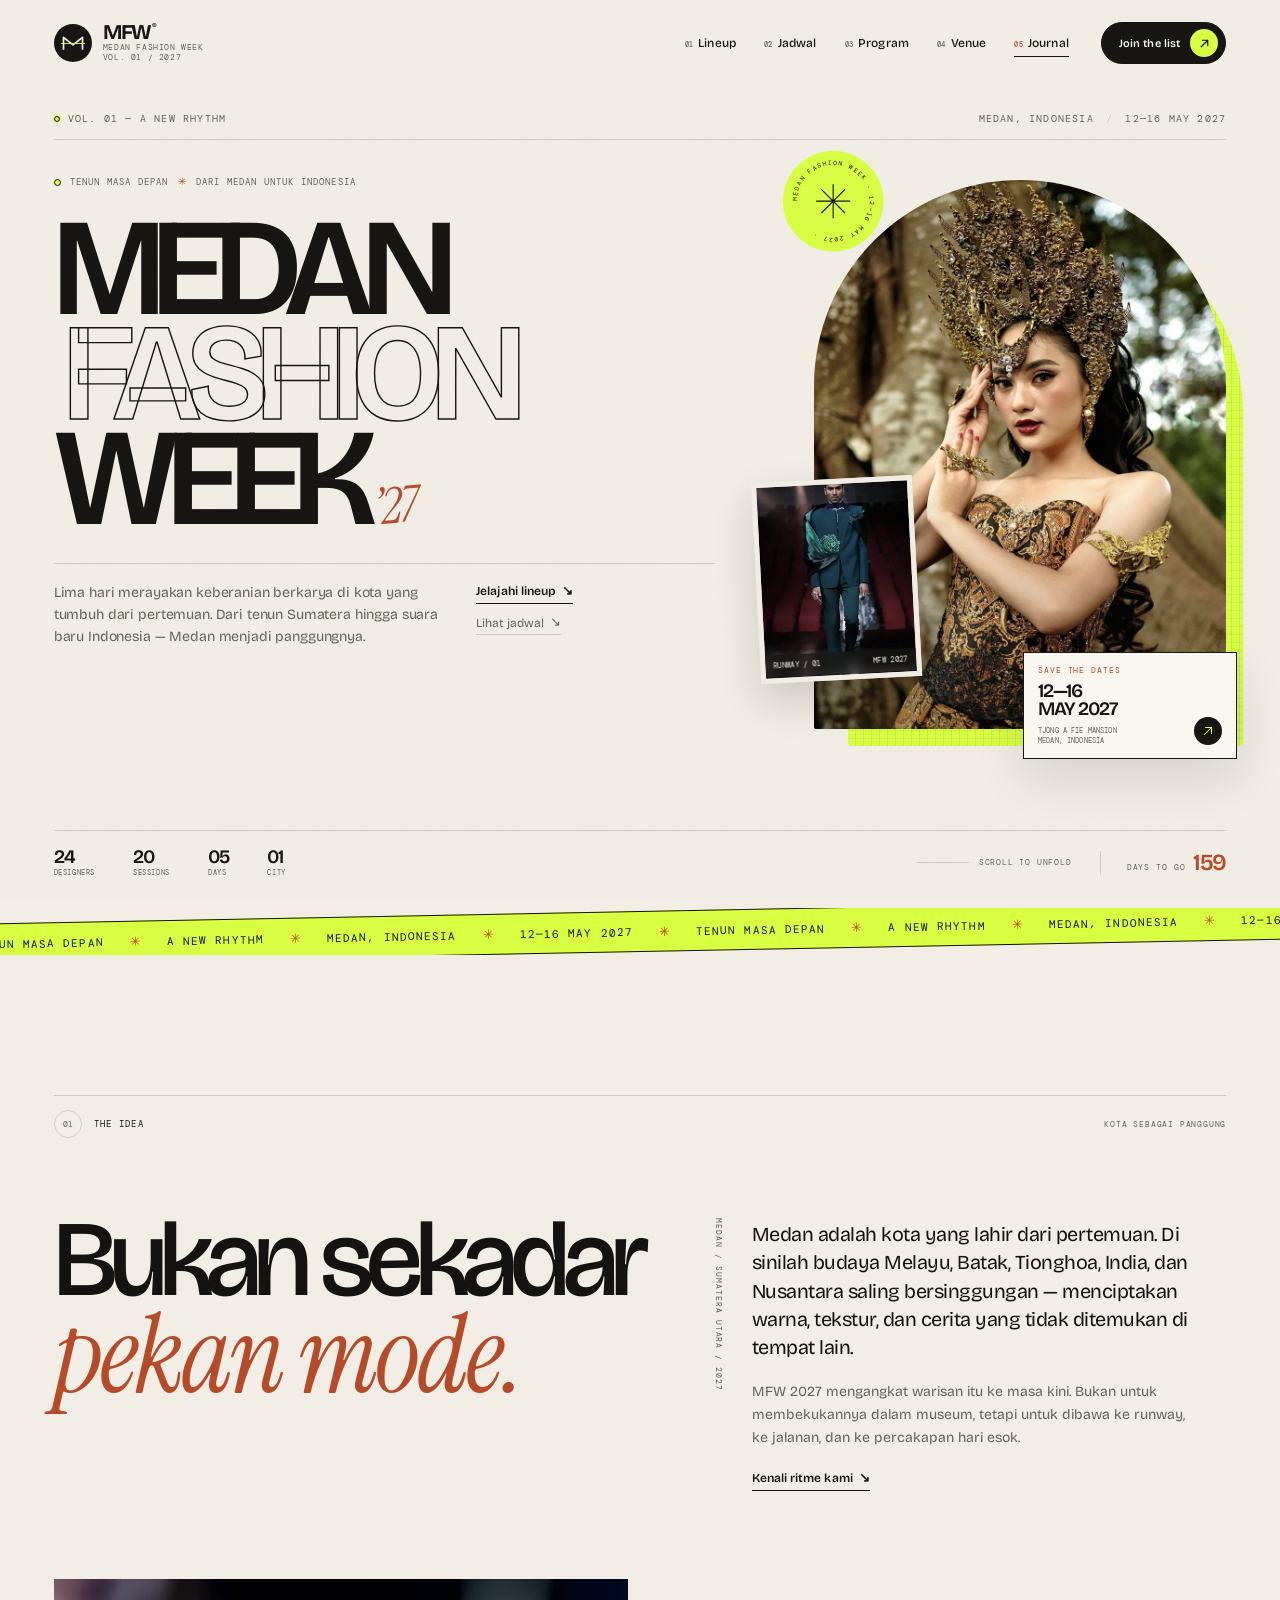
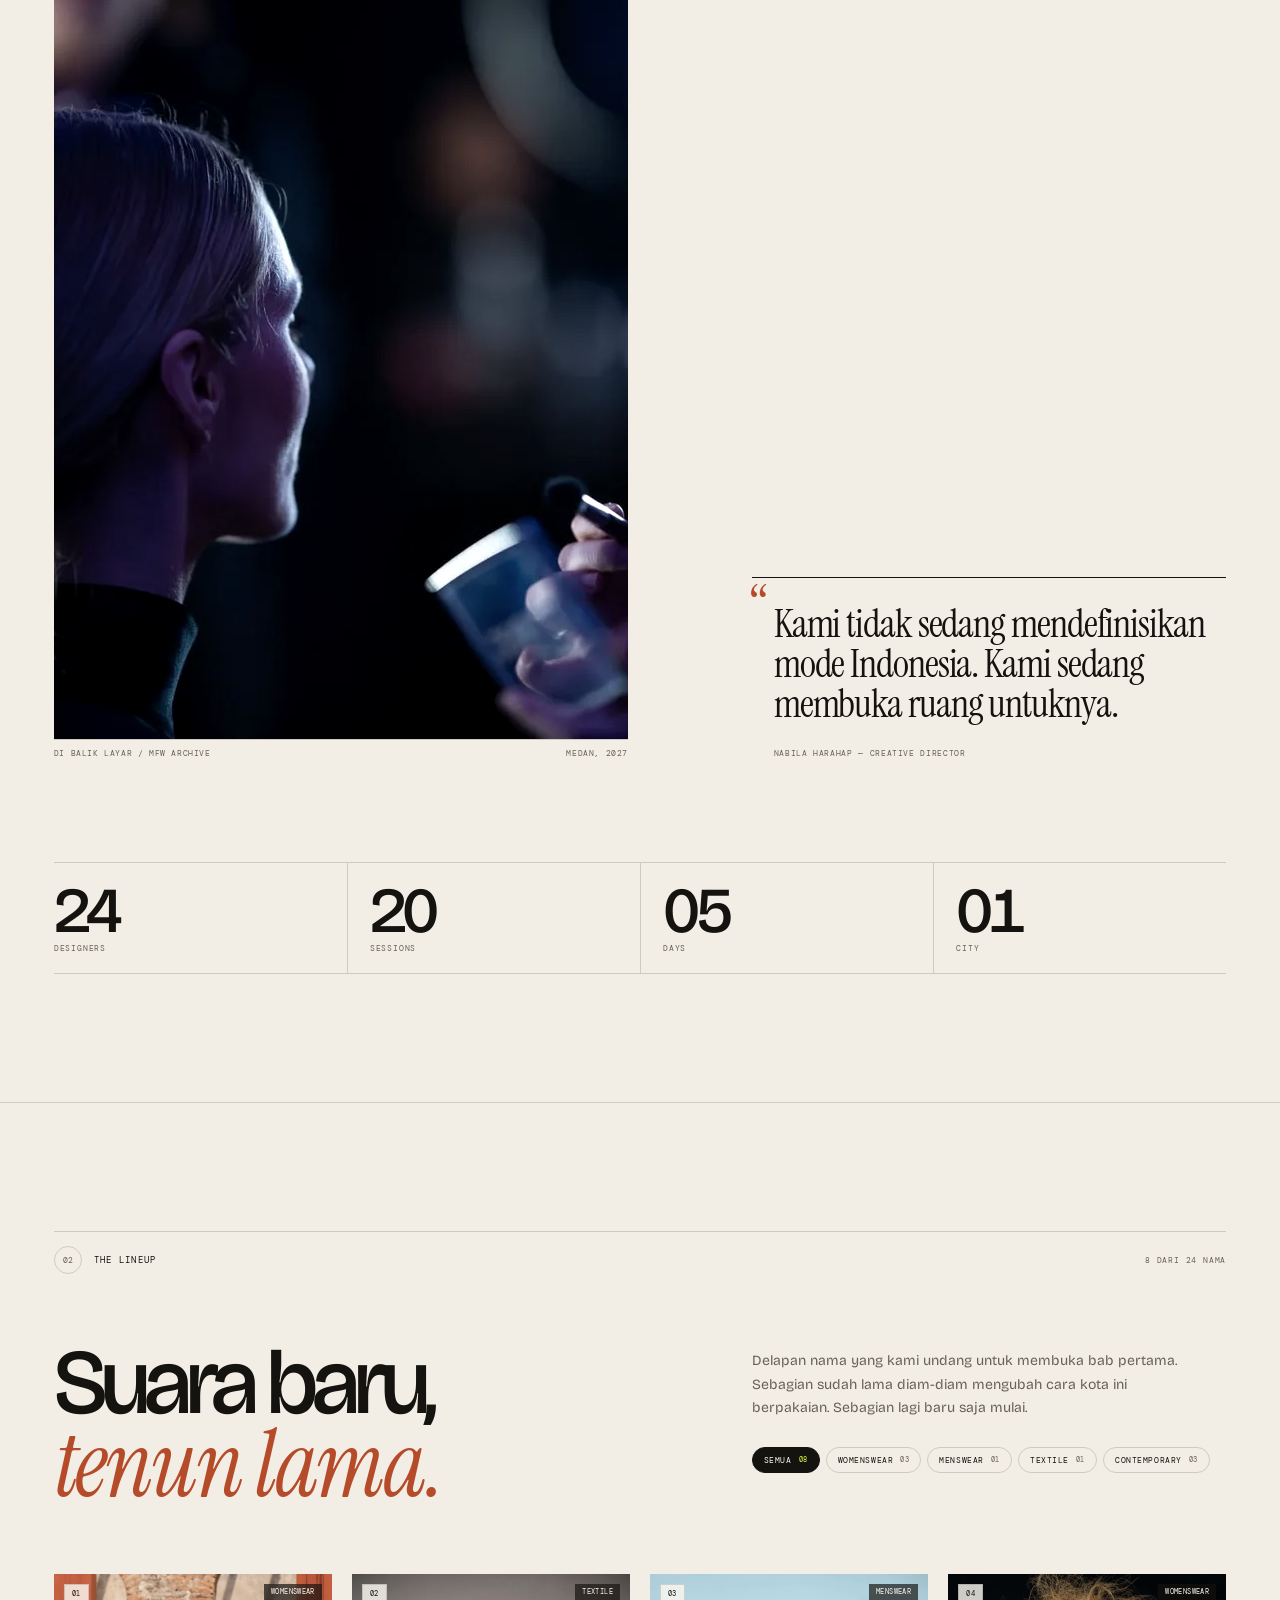
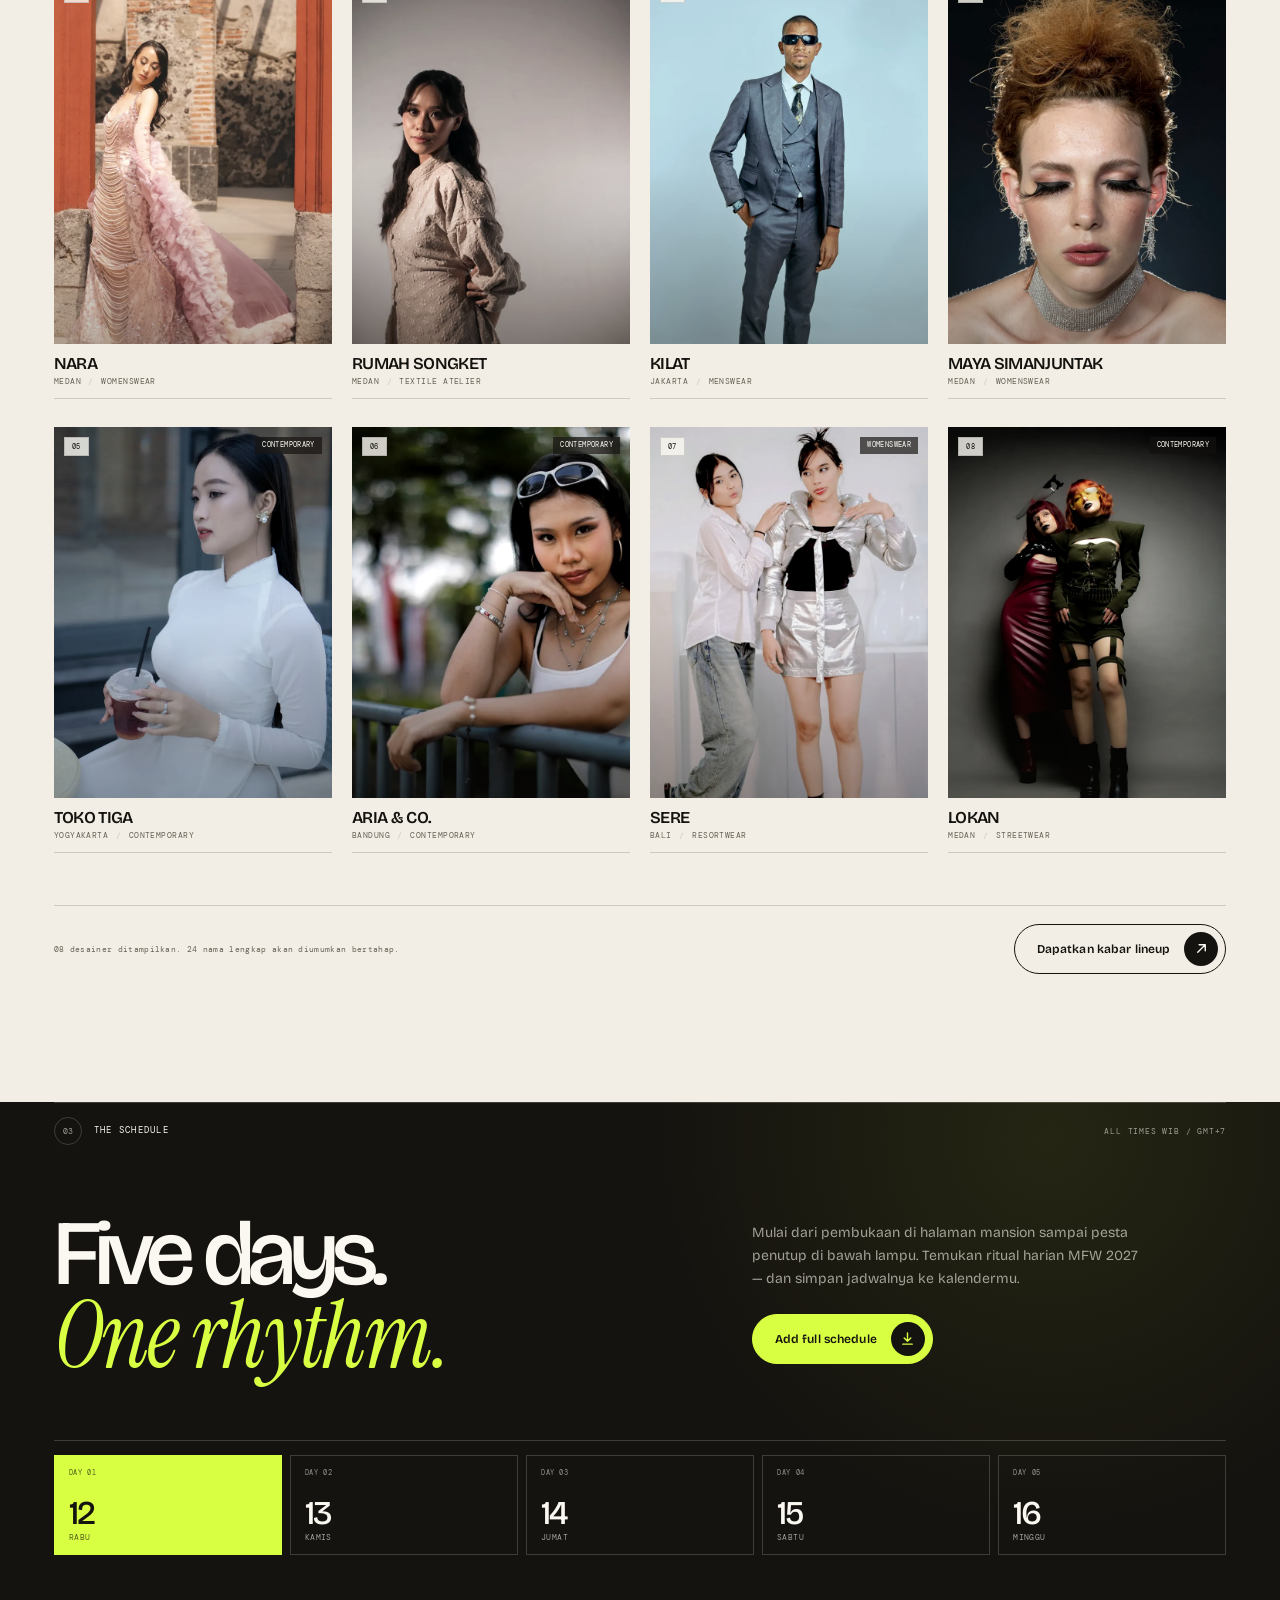
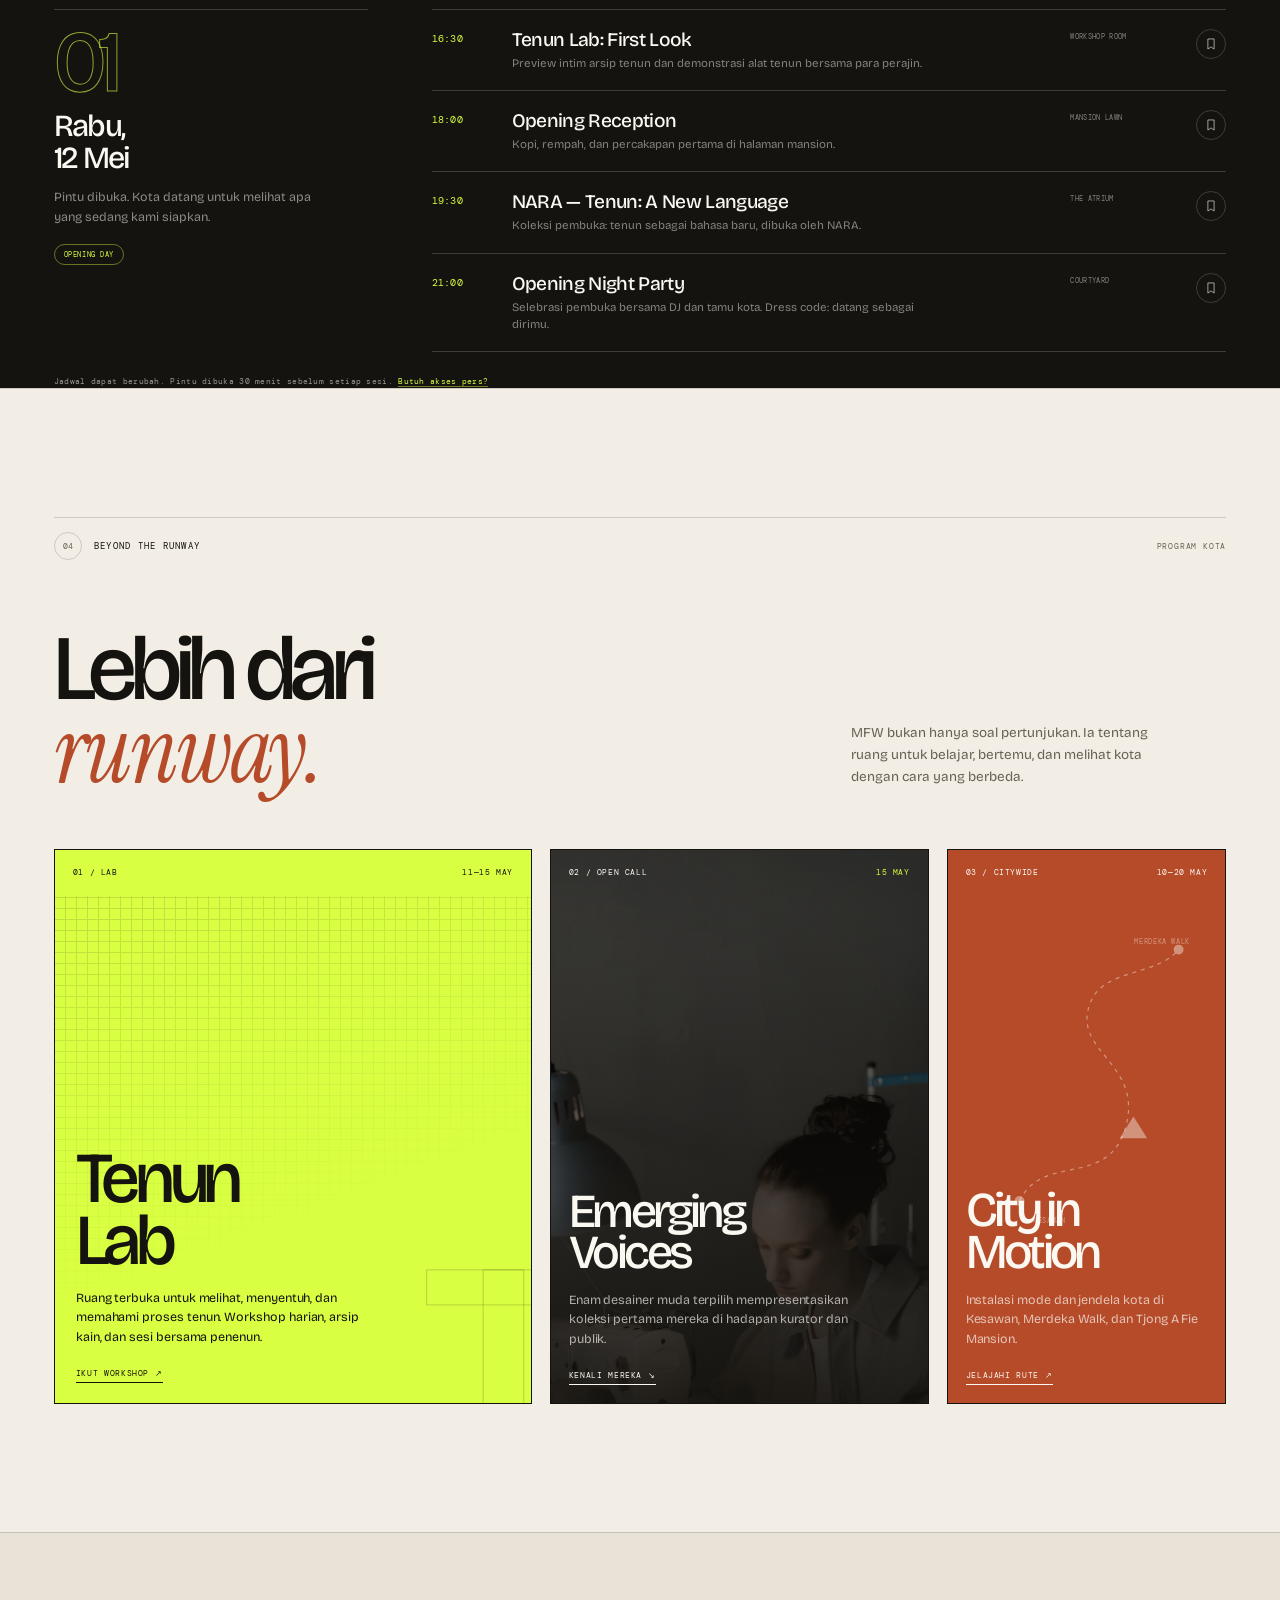
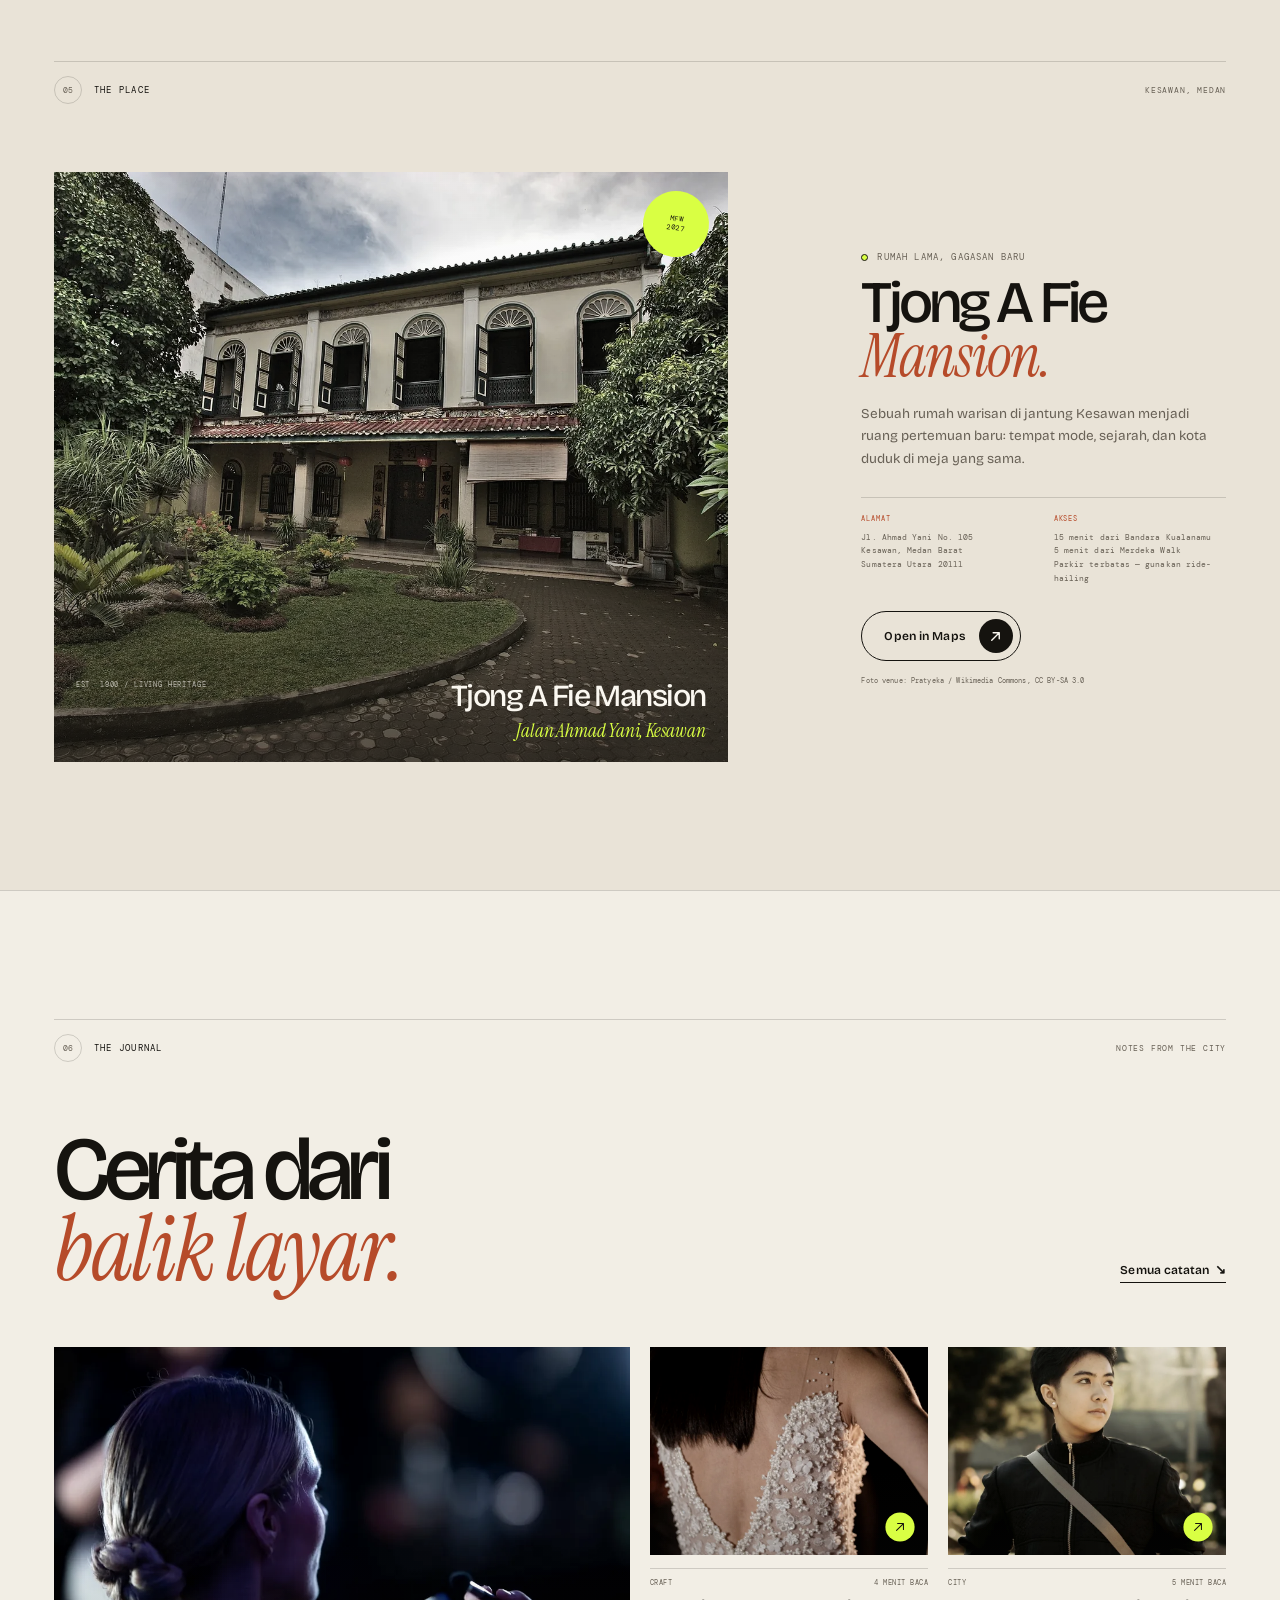
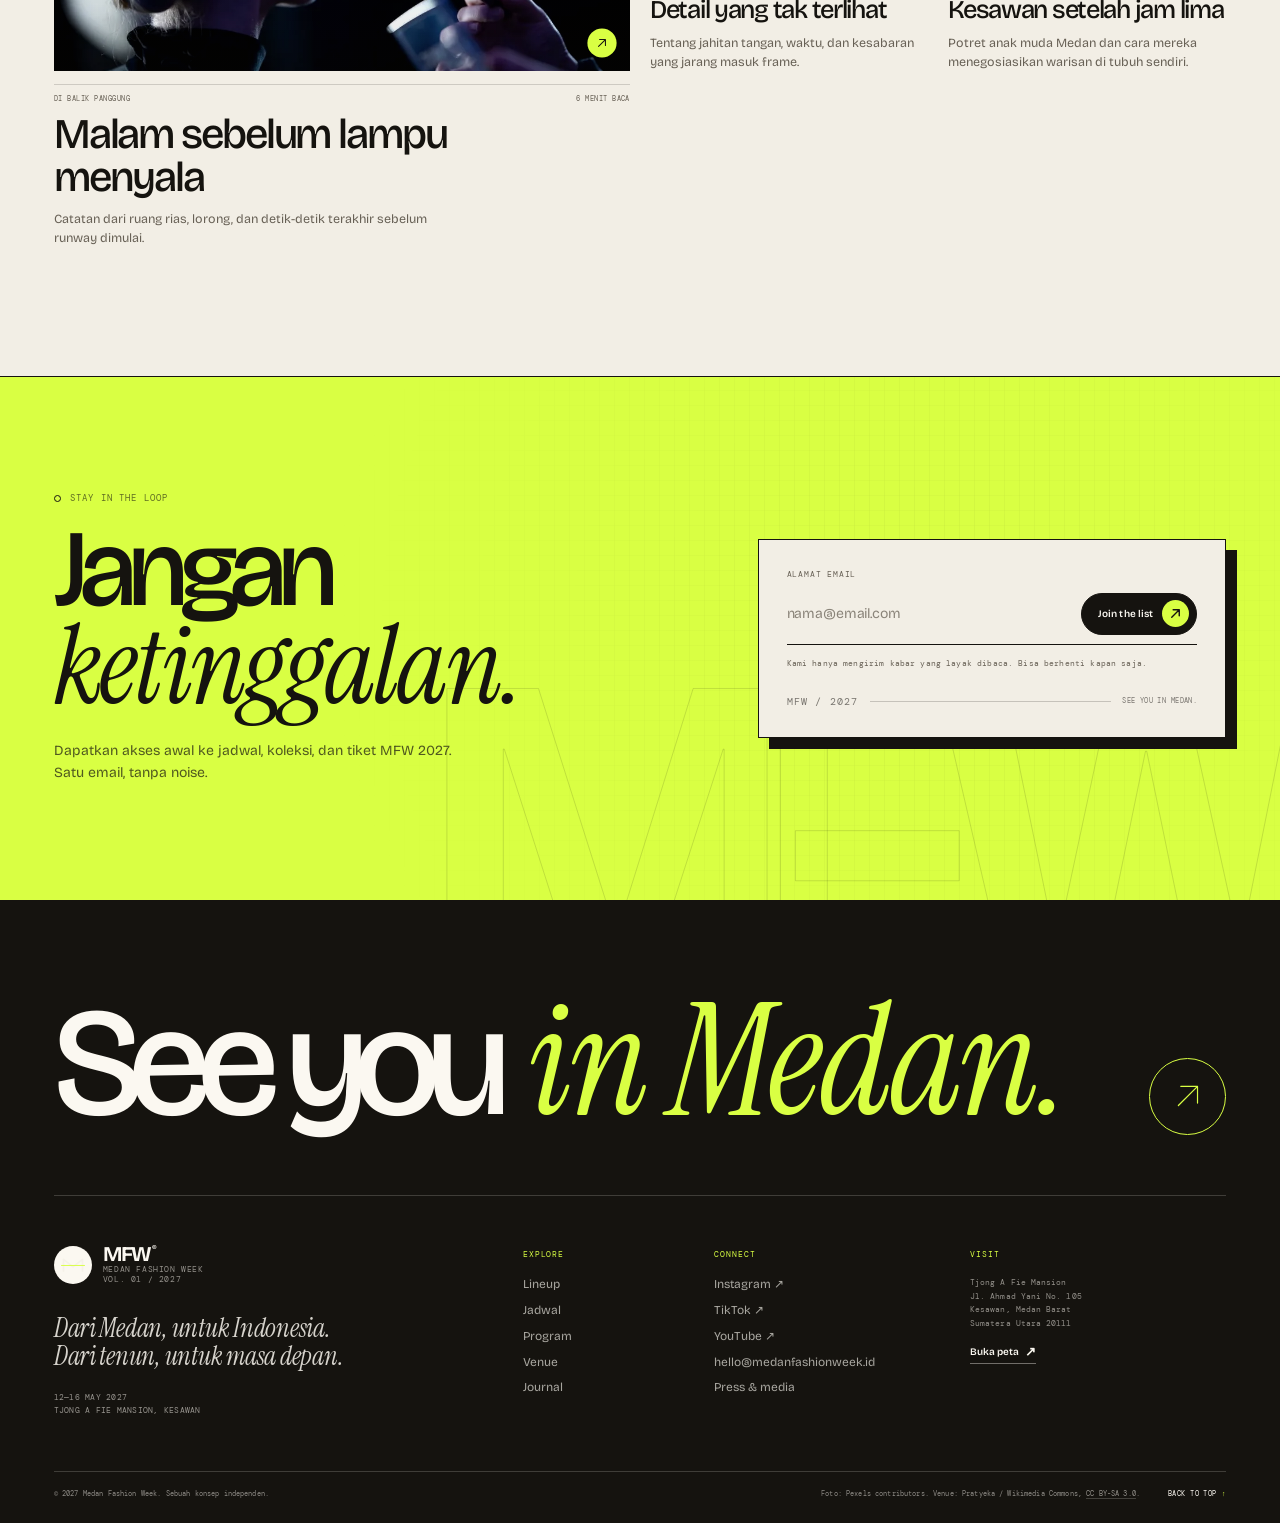
<file: index.html>
<!DOCTYPE html>
<html lang="id" class="no-js">
<head>
  <meta charset="UTF-8">
  <meta name="viewport" content="width=device-width, initial-scale=1.0">
  <title>Medan Fashion Week 2027 — A New Rhythm</title>
  <meta name="description" content="Medan Fashion Week 2027. 12—16 Mei 2027 di Tjong A Fie Mansion, Medan. Lima hari merayakan warisan, keberanian, dan masa depan mode Indonesia.">
  <meta name="theme-color" content="#F2EEE5">
  <meta property="og:title" content="Medan Fashion Week 2027 — A New Rhythm">
  <meta property="og:description" content="12—16 Mei 2027. Tjong A Fie Mansion, Medan. Dari tenun Sumatera hingga suara baru Indonesia.">
  <meta property="og:type" content="website">
  <meta property="og:image" content="assets/img/hero.webp">
  <link rel="icon" href="assets/favicon.svg" type="image/svg+xml">
  <link rel="preload" href="assets/fonts/BricolageGrotesque-normal-200800-3.woff2" as="font" type="font/woff2" crossorigin>
  <link rel="preload" href="assets/fonts/InstrumentSerif-italic-400-11.woff2" as="font" type="font/woff2" crossorigin>
  <link rel="stylesheet" href="styles.css">
  <script>document.documentElement.classList.remove('no-js');document.documentElement.classList.add('js');</script>
</head>
<body>
  <a class="skip-link" href="#main">Langsung ke konten utama</a>
  <div class="grain" aria-hidden="true"></div>
  <div class="scroll-progress" aria-hidden="true"><span data-scroll-progress></span></div>

  <header class="site-header" data-header>
    <div class="header-inner">
      <a class="brand" href="#top" aria-label="Medan Fashion Week 2027, kembali ke atas">
        <span class="brand-mark" aria-hidden="true">
          <svg viewBox="0 0 40 40" fill="none">
            <rect width="40" height="40" rx="20" fill="currentColor"/>
            <path d="M10 27V14l10 8 10-8v13" stroke="#F5F1E8" stroke-width="1.8" stroke-linejoin="round"/>
            <path d="M7.5 20.5h25" stroke="#D9FF43" stroke-width="1"/>
          </svg>
        </span>
        <span class="brand-type">
          <strong>MFW<sup>®</sup></strong>
          <span>Medan Fashion Week<br>Vol. 01 / 2027</span>
        </span>
      </a>

      <nav class="desktop-nav" aria-label="Navigasi utama">
        <a href="#lineup"><span>01</span>Lineup</a>
        <a href="#schedule"><span>02</span>Jadwal</a>
        <a href="#program"><span>03</span>Program</a>
        <a href="#venue"><span>04</span>Venue</a>
        <a href="#journal"><span>05</span>Journal</a>
      </nav>

      <div class="header-actions">
        <a class="btn btn-header" href="#newsletter">
          <span>Join the list</span>
          <span class="btn-arrow" aria-hidden="true">
            <svg viewBox="0 0 16 16" fill="none"><path d="M4 12L12 4M5.5 4H12v6.5" stroke="currentColor" stroke-width="1.5" stroke-linecap="round" stroke-linejoin="round"/></svg>
          </span>
        </a>
        <button class="menu-btn" type="button" aria-expanded="false" aria-controls="site-menu" data-menu-open>
          <span class="menu-label">Menu</span>
          <span class="menu-icon" aria-hidden="true"><i></i><i></i></span>
        </button>
      </div>
    </div>
  </header>

  <div class="site-menu" id="site-menu" aria-hidden="true" data-menu>
    <div class="site-menu-inner">
      <div class="menu-top">
        <p class="mono">Navigation / 2027</p>
        <button class="menu-close" type="button" aria-label="Tutup menu" data-menu-close>
          <span>Close</span>
          <svg viewBox="0 0 20 20" fill="none" aria-hidden="true"><path d="M4 4l12 12M16 4L4 16" stroke="currentColor" stroke-width="1.5" stroke-linecap="round"/></svg>
        </button>
      </div>
      <nav class="menu-nav" aria-label="Navigasi seluler">
        <a href="#lineup" data-menu-link><span>01</span>Lineup</a>
        <a href="#schedule" data-menu-link><span>02</span>Jadwal</a>
        <a href="#program" data-menu-link><span>03</span>Program</a>
        <a href="#venue" data-menu-link><span>04</span>Venue</a>
        <a href="#journal" data-menu-link><span>05</span>Journal</a>
      </nav>
      <div class="menu-bottom">
        <div>
          <p class="mono">12—16 May 2027</p>
          <p>Tjong A Fie Mansion<br>Kesawan, Medan</p>
          <a class="text-link menu-cta" href="#newsletter" data-menu-link>Join the list <span aria-hidden="true">↗</span></a>
        </div>
        <div class="menu-socials">
          <a href="https://www.instagram.com/" target="_blank" rel="noopener">Instagram ↗</a>
          <a href="https://www.tiktok.com/" target="_blank" rel="noopener">TikTok ↗</a>
        </div>
      </div>
    </div>
  </div>

  <main id="main">
    <section class="hero" id="top" aria-labelledby="hero-title">
      <div class="hero-rule wrap">
        <p class="mono"><span class="live-dot" aria-hidden="true"></span>Vol. 01 — A new rhythm</p>
        <p class="mono hero-location"><span class="loc-city">Medan, Indonesia</span> <span class="rule-dot">/</span> <span class="loc-date">12—16 May 2027</span></p>
      </div>

      <div class="hero-main wrap">
        <div class="hero-copy">
          <p class="eyebrow reveal">Tenun masa depan <span aria-hidden="true">✳</span> Dari Medan untuk Indonesia</p>
          <h1 class="hero-title" id="hero-title">
            <span class="line line-1"><span>MEDAN</span></span>
            <span class="line line-2"><span>FASHION</span></span>
            <span class="line line-3"><span>WEEK</span><em class="edition">’27</em></span>
          </h1>
          <div class="hero-intro">
            <p>Lima hari merayakan keberanian berkarya di kota yang tumbuh dari pertemuan. Dari tenun Sumatera hingga suara baru Indonesia — Medan menjadi panggungnya.</p>
            <div class="hero-links">
              <a class="text-link" href="#lineup">Jelajahi lineup <span aria-hidden="true">↘</span></a>
              <a class="text-link text-link-muted" href="#schedule">Lihat jadwal <span aria-hidden="true">↘</span></a>
            </div>
          </div>
        </div>

        <div class="hero-visual reveal" data-hero-visual>
          <div class="hero-image-shell">
            <span class="hero-image-block" aria-hidden="true"></span>
            <figure class="hero-image">
              <img src="assets/img/hero.webp" alt="Model dalam balutan busana tenun dan hiasan kepala emas di tengah hutan" width="900" height="1200" fetchpriority="high">
            </figure>
            <figure class="hero-inset">
              <img src="assets/img/hero-inset.webp" alt="Model pria berjalan di runway dengan setelan hijau" width="560" height="700" loading="lazy">
              <figcaption><span>Runway / 01</span><span>MFW 2027</span></figcaption>
            </figure>
            <div class="hero-stamp" aria-hidden="true">
              <svg viewBox="0 0 124 124">
                <defs>
                  <path id="stampPath" d="M62,62 m-44,0 a44,44 0 1,1 88,0 a44,44 0 1,1 -88,0"/>
                </defs>
                <circle cx="62" cy="62" r="61" fill="#D9FF43"/>
                <text><textPath href="#stampPath" startOffset="0">MEDAN FASHION WEEK · 12—16 MAY 2027 · </textPath></text>
                <path d="M62 42v40M42 62h40M48 48l28 28M76 48L48 76" stroke="#15130F" stroke-width="1.4" stroke-linecap="round"/>
              </svg>
            </div>
            <a class="hero-ticket" href="#schedule" aria-label="Lihat jadwal Medan Fashion Week 2027">
              <span class="ticket-kicker mono">Save the dates</span>
              <span class="ticket-date">12—16<br>May 2027</span>
              <span class="ticket-loc">Tjong A Fie Mansion<br>Medan, Indonesia</span>
              <span class="ticket-arrow" aria-hidden="true">
                <svg viewBox="0 0 20 20" fill="none"><path d="M5 15L15 5M6.5 5H15v8.5" stroke="currentColor" stroke-width="1.5" stroke-linecap="round" stroke-linejoin="round"/></svg>
              </span>
            </a>
          </div>
        </div>
      </div>

      <div class="hero-foot wrap">
        <div class="hero-facts">
          <div><strong>24</strong><span>Designers</span></div>
          <div><strong>20</strong><span>Sessions</span></div>
          <div><strong>05</strong><span>Days</span></div>
          <div><strong>01</strong><span>City</span></div>
        </div>
        <a class="scroll-cue" href="#about">
          <span class="scroll-line" aria-hidden="true"></span>
          <span>Scroll to unfold</span>
        </a>
        <div class="hero-countdown">
          <span class="mono">Days to go</span>
          <strong data-countdown>—</strong>
        </div>
      </div>
    </section>

    <div class="ticker-wrap">
      <div class="ticker" aria-hidden="true">
        <div class="ticker-track">
          <div class="ticker-group">
            <span>Tenun masa depan</span><i>✳</i><span>A new rhythm</span><i>✳</i><span>Medan, Indonesia</span><i>✳</i><span>12—16 May 2027</span><i>✳</i>
          </div>
          <div class="ticker-group">
            <span>Tenun masa depan</span><i>✳</i><span>A new rhythm</span><i>✳</i><span>Medan, Indonesia</span><i>✳</i><span>12—16 May 2027</span><i>✳</i>
          </div>
        </div>
      </div>
    </div>

    <section class="manifesto section" id="about" aria-labelledby="manifesto-title">
      <div class="wrap">
        <div class="section-top">
          <span class="section-no">01</span>
          <p class="section-label">The idea</p>
          <p class="section-note">Kota sebagai panggung</p>
        </div>

        <div class="manifesto-grid">
          <div class="manifesto-heading reveal">
            <h2 class="display" id="manifesto-title">Bukan sekadar<br><em>pekan mode.</em></h2>
            <p class="vertical-note" aria-hidden="true">Medan / Sumatera Utara / 2027</p>
          </div>

          <div class="manifesto-copy reveal">
            <p class="lead">Medan adalah kota yang lahir dari pertemuan. Di sinilah budaya Melayu, Batak, Tionghoa, India, dan Nusantara saling bersinggungan — menciptakan warna, tekstur, dan cerita yang tidak ditemukan di tempat lain.</p>
            <p>MFW 2027 mengangkat warisan itu ke masa kini. Bukan untuk membekukannya dalam museum, tetapi untuk dibawa ke runway, ke jalanan, dan ke percakapan hari esok.</p>
            <a class="text-link" href="#schedule">Kenali ritme kami <span aria-hidden="true">↘</span></a>
          </div>

          <figure class="manifesto-figure reveal">
            <img src="assets/img/manifesto.webp" alt="Makeup artist mempersiapkan model di balik panggung" width="1100" height="760" loading="lazy">
            <figcaption><span>Di balik layar / MFW Archive</span><span>Medan, 2027</span></figcaption>
          </figure>

          <blockquote class="manifesto-quote reveal">
            <span class="quote-mark" aria-hidden="true">“</span>
            <p>Kami tidak sedang mendefinisikan mode Indonesia. Kami sedang membuka ruang untuknya.</p>
            <cite>Nabila Harahap — Creative Director</cite>
          </blockquote>
        </div>

        <div class="stats reveal" aria-label="Medan Fashion Week dalam angka">
          <div class="stat">
            <strong data-count="24">24</strong>
            <span>Designers</span>
          </div>
          <div class="stat">
            <strong data-count="20">20</strong>
            <span>Sessions</span>
          </div>
          <div class="stat">
            <strong data-count="5">05</strong>
            <span>Days</span>
          </div>
          <div class="stat">
            <strong data-count="1">01</strong>
            <span>City</span>
          </div>
        </div>
      </div>
    </section>

    <section class="lineup section" id="lineup" aria-labelledby="lineup-title">
      <div class="wrap">
        <div class="section-top">
          <span class="section-no">02</span>
          <p class="section-label">The lineup</p>
          <p class="section-note">8 dari 24 nama</p>
        </div>

        <div class="lineup-head">
          <h2 class="display reveal" id="lineup-title">Suara baru,<br><em>tenun lama.</em></h2>
          <div class="lineup-intro reveal">
            <p>Delapan nama yang kami undang untuk membuka bab pertama. Sebagian sudah lama diam-diam mengubah cara kota ini berpakaian. Sebagian lagi baru saja mulai.</p>
            <div class="filters" role="group" aria-label="Filter koleksi desainer">
              <button class="filter-btn is-active" type="button" data-filter="all" aria-pressed="true">Semua <span>08</span></button>
              <button class="filter-btn" type="button" data-filter="womenswear" aria-pressed="false">Womenswear <span>03</span></button>
              <button class="filter-btn" type="button" data-filter="menswear" aria-pressed="false">Menswear <span>01</span></button>
              <button class="filter-btn" type="button" data-filter="textile" aria-pressed="false">Textile <span>01</span></button>
              <button class="filter-btn" type="button" data-filter="contemporary" aria-pressed="false">Contemporary <span>03</span></button>
            </div>
          </div>
        </div>

        <div class="designer-grid" data-designer-grid>
          <a class="designer-card reveal" href="#designer-dialog" data-designer="nara" data-category="womenswear">
            <span class="designer-media">
              <img src="assets/img/designer-nara.webp" alt="Koleksi gaun pink NARA" width="720" height="960" loading="lazy">
              <span class="designer-index">01</span>
              <span class="designer-tag">Womenswear</span>
              <span class="designer-open">Lihat profil <svg viewBox="0 0 16 16" fill="none" aria-hidden="true"><path d="M4 12L12 4M5.5 4H12v6.5" stroke="currentColor" stroke-width="1.5" stroke-linecap="round" stroke-linejoin="round"/></svg></span>
            </span>
            <span class="designer-meta"><strong>NARA</strong><span>Medan <i>/</i> Womenswear</span></span>
          </a>

          <a class="designer-card reveal" href="#designer-dialog" data-designer="rumah" data-category="textile">
            <span class="designer-media">
              <img src="assets/img/designer-rumah.webp" alt="Potret desainer Rumah Songket dalam balutan busana bertekstur" width="720" height="960" loading="lazy">
              <span class="designer-index">02</span>
              <span class="designer-tag">Textile</span>
              <span class="designer-open">Lihat profil <svg viewBox="0 0 16 16" fill="none" aria-hidden="true"><path d="M4 12L12 4M5.5 4H12v6.5" stroke="currentColor" stroke-width="1.5" stroke-linecap="round" stroke-linejoin="round"/></svg></span>
            </span>
            <span class="designer-meta"><strong>RUMAH SONGKET</strong><span>Medan <i>/</i> Textile atelier</span></span>
          </a>

          <a class="designer-card reveal" href="#designer-dialog" data-designer="kilat" data-category="menswear">
            <span class="designer-media">
              <img src="assets/img/designer-kilat.webp" alt="Model pria KILAT dengan setelan abu-abu dan kacamata hitam" width="720" height="960" loading="lazy">
              <span class="designer-index">03</span>
              <span class="designer-tag">Menswear</span>
              <span class="designer-open">Lihat profil <svg viewBox="0 0 16 16" fill="none" aria-hidden="true"><path d="M4 12L12 4M5.5 4H12v6.5" stroke="currentColor" stroke-width="1.5" stroke-linecap="round" stroke-linejoin="round"/></svg></span>
            </span>
            <span class="designer-meta"><strong>KILAT</strong><span>Jakarta <i>/</i> Menswear</span></span>
          </a>

          <a class="designer-card reveal" href="#designer-dialog" data-designer="maya" data-category="womenswear">
            <span class="designer-media">
              <img src="assets/img/designer-maya.webp" alt="Potret beauty editorial dengan riasan dramatis karya Maya Simanjuntak" width="720" height="960" loading="lazy">
              <span class="designer-index">04</span>
              <span class="designer-tag">Womenswear</span>
              <span class="designer-open">Lihat profil <svg viewBox="0 0 16 16" fill="none" aria-hidden="true"><path d="M4 12L12 4M5.5 4H12v6.5" stroke="currentColor" stroke-width="1.5" stroke-linecap="round" stroke-linejoin="round"/></svg></span>
            </span>
            <span class="designer-meta"><strong>MAYA SIMANJUNTAK</strong><span>Medan <i>/</i> Womenswear</span></span>
          </a>

          <a class="designer-card reveal" href="#designer-dialog" data-designer="toko" data-category="contemporary">
            <span class="designer-media">
              <img src="assets/img/designer-toko.webp" alt="Model dengan busana putih kontemporer Toko Tiga" width="720" height="960" loading="lazy">
              <span class="designer-index">05</span>
              <span class="designer-tag">Contemporary</span>
              <span class="designer-open">Lihat profil <svg viewBox="0 0 16 16" fill="none" aria-hidden="true"><path d="M4 12L12 4M5.5 4H12v6.5" stroke="currentColor" stroke-width="1.5" stroke-linecap="round" stroke-linejoin="round"/></svg></span>
            </span>
            <span class="designer-meta"><strong>TOKO TIGA</strong><span>Yogyakarta <i>/</i> Contemporary</span></span>
          </a>

          <a class="designer-card reveal" href="#designer-dialog" data-designer="aria" data-category="contemporary">
            <span class="designer-media">
              <img src="assets/img/designer-aria.webp" alt="Model perempuan dengan kacamata hitam dan busana putih Aria &amp; Co." width="720" height="960" loading="lazy">
              <span class="designer-index">06</span>
              <span class="designer-tag">Contemporary</span>
              <span class="designer-open">Lihat profil <svg viewBox="0 0 16 16" fill="none" aria-hidden="true"><path d="M4 12L12 4M5.5 4H12v6.5" stroke="currentColor" stroke-width="1.5" stroke-linecap="round" stroke-linejoin="round"/></svg></span>
            </span>
            <span class="designer-meta"><strong>ARIA &amp; CO.</strong><span>Bandung <i>/</i> Contemporary</span></span>
          </a>

          <a class="designer-card reveal" href="#designer-dialog" data-designer="sere" data-category="womenswear">
            <span class="designer-media">
              <img src="assets/img/designer-sere.webp" alt="Dua model dengan busana resortwear Sere" width="720" height="960" loading="lazy">
              <span class="designer-index">07</span>
              <span class="designer-tag">Womenswear</span>
              <span class="designer-open">Lihat profil <svg viewBox="0 0 16 16" fill="none" aria-hidden="true"><path d="M4 12L12 4M5.5 4H12v6.5" stroke="currentColor" stroke-width="1.5" stroke-linecap="round" stroke-linejoin="round"/></svg></span>
            </span>
            <span class="designer-meta"><strong>SERE</strong><span>Bali <i>/</i> Resortwear</span></span>
          </a>

          <a class="designer-card reveal" href="#designer-dialog" data-designer="lokan" data-category="contemporary">
            <span class="designer-media">
              <img src="assets/img/designer-lokan.webp" alt="Dua model dengan kostum avant-garde Lokan" width="720" height="960" loading="lazy">
              <span class="designer-index">08</span>
              <span class="designer-tag">Contemporary</span>
              <span class="designer-open">Lihat profil <svg viewBox="0 0 16 16" fill="none" aria-hidden="true"><path d="M4 12L12 4M5.5 4H12v6.5" stroke="currentColor" stroke-width="1.5" stroke-linecap="round" stroke-linejoin="round"/></svg></span>
            </span>
            <span class="designer-meta"><strong>LOKAN</strong><span>Medan <i>/</i> Streetwear</span></span>
          </a>
        </div>

        <div class="lineup-foot reveal">
          <p><span data-designer-count>08</span> desainer ditampilkan. 24 nama lengkap akan diumumkan bertahap.</p>
          <a class="btn btn-outline" href="#newsletter">
            <span>Dapatkan kabar lineup</span>
            <span class="btn-arrow" aria-hidden="true">
              <svg viewBox="0 0 16 16" fill="none"><path d="M4 12L12 4M5.5 4H12v6.5" stroke="currentColor" stroke-width="1.5" stroke-linecap="round" stroke-linejoin="round"/></svg>
            </span>
          </a>
        </div>
      </div>
    </section>

    <section class="schedule section-dark" id="schedule" aria-labelledby="schedule-title">
      <div class="wrap">
        <div class="section-top section-top-dark">
          <span class="section-no">03</span>
          <p class="section-label">The schedule</p>
          <p class="section-note">All times WIB / GMT+7</p>
        </div>

        <div class="schedule-head">
          <h2 class="display reveal" id="schedule-title">Five days.<br><em>One rhythm.</em></h2>
          <div class="schedule-intro reveal">
            <p>Mulai dari pembukaan di halaman mansion sampai pesta penutup di bawah lampu. Temukan ritual harian MFW 2027 — dan simpan jadwalnya ke kalendermu.</p>
            <button class="btn btn-acid" type="button" data-add-calendar>
              <span>Add full schedule</span>
              <span class="btn-arrow" aria-hidden="true">
                <svg viewBox="0 0 16 16" fill="none"><path d="M8 2v9M4.5 7.5L8 11l3.5-3.5M3 14h10" stroke="currentColor" stroke-width="1.5" stroke-linecap="round" stroke-linejoin="round"/></svg>
              </span>
            </button>
          </div>
        </div>

        <div class="day-tabs" role="tablist" aria-label="Pilih hari jadwal">
          <button class="day-tab is-active" type="button" role="tab" id="tab-wed" aria-controls="panel-wed" aria-selected="true" data-day="wed">
            <span>Day 01</span><strong>12</strong><em>Rabu</em>
          </button>
          <button class="day-tab" type="button" role="tab" id="tab-thu" aria-controls="panel-thu" aria-selected="false" tabindex="-1" data-day="thu">
            <span>Day 02</span><strong>13</strong><em>Kamis</em>
          </button>
          <button class="day-tab" type="button" role="tab" id="tab-fri" aria-controls="panel-fri" aria-selected="false" tabindex="-1" data-day="fri">
            <span>Day 03</span><strong>14</strong><em>Jumat</em>
          </button>
          <button class="day-tab" type="button" role="tab" id="tab-sat" aria-controls="panel-sat" aria-selected="false" tabindex="-1" data-day="sat">
            <span>Day 04</span><strong>15</strong><em>Sabtu</em>
          </button>
          <button class="day-tab" type="button" role="tab" id="tab-sun" aria-controls="panel-sun" aria-selected="false" tabindex="-1" data-day="sun">
            <span>Day 05</span><strong>16</strong><em>Minggu</em>
          </button>
        </div>

        <div class="schedule-panels">
          <div class="day-panel is-active" id="panel-wed" role="tabpanel" aria-labelledby="tab-wed" data-date="2027-05-12">
            <div class="day-intro">
              <span class="day-number">01</span>
              <h3>Rabu,<br>12 Mei</h3>
              <p>Pintu dibuka. Kota datang untuk melihat apa yang sedang kami siapkan.</p>
              <span class="day-tag">Opening day</span>
            </div>
            <ol class="timeline">
              <li data-time="16:30" data-title="Tenun Lab: First Look" data-venue="Workshop Room">
                <time datetime="2027-05-12T16:30:00+07:00">16:30</time>
                <div class="show-info"><h4>Tenun Lab: First Look</h4><p>Preview intim arsip tenun dan demonstrasi alat tenun bersama para perajin.</p></div>
                <span class="show-venue">Workshop Room</span>
                <button class="save-show" type="button" aria-pressed="false" aria-label="Simpan Tenun Lab: First Look ke daftar"><svg viewBox="0 0 18 18" fill="none" aria-hidden="true"><path d="M5 2.5h8v13l-4-2.8-4 2.8z" stroke="currentColor" stroke-width="1.2" stroke-linejoin="round"/></svg></button>
              </li>
              <li data-time="18:00" data-title="Opening Reception" data-venue="Mansion Lawn">
                <time datetime="2027-05-12T18:00:00+07:00">18:00</time>
                <div class="show-info"><h4>Opening Reception</h4><p>Kopi, rempah, dan percakapan pertama di halaman mansion.</p></div>
                <span class="show-venue">Mansion Lawn</span>
                <button class="save-show" type="button" aria-pressed="false" aria-label="Simpan Opening Reception ke daftar"><svg viewBox="0 0 18 18" fill="none" aria-hidden="true"><path d="M5 2.5h8v13l-4-2.8-4 2.8z" stroke="currentColor" stroke-width="1.2" stroke-linejoin="round"/></svg></button>
              </li>
              <li data-time="19:30" data-title="NARA — Tenun: A New Language" data-venue="The Atrium">
                <time datetime="2027-05-12T19:30:00+07:00">19:30</time>
                <div class="show-info"><h4>NARA — Tenun: A New Language</h4><p>Koleksi pembuka: tenun sebagai bahasa baru, dibuka oleh NARA.</p></div>
                <span class="show-venue">The Atrium</span>
                <button class="save-show" type="button" aria-pressed="false" aria-label="Simpan NARA — Tenun: A New Language ke daftar"><svg viewBox="0 0 18 18" fill="none" aria-hidden="true"><path d="M5 2.5h8v13l-4-2.8-4 2.8z" stroke="currentColor" stroke-width="1.2" stroke-linejoin="round"/></svg></button>
              </li>
              <li data-time="21:00" data-title="Opening Night Party" data-venue="Courtyard">
                <time datetime="2027-05-12T21:00:00+07:00">21:00</time>
                <div class="show-info"><h4>Opening Night Party</h4><p>Selebrasi pembuka bersama DJ dan tamu kota. Dress code: datang sebagai dirimu.</p></div>
                <span class="show-venue">Courtyard</span>
                <button class="save-show" type="button" aria-pressed="false" aria-label="Simpan Opening Night Party ke daftar"><svg viewBox="0 0 18 18" fill="none" aria-hidden="true"><path d="M5 2.5h8v13l-4-2.8-4 2.8z" stroke="currentColor" stroke-width="1.2" stroke-linejoin="round"/></svg></button>
              </li>
            </ol>
          </div>

          <div class="day-panel" id="panel-thu" role="tabpanel" aria-labelledby="tab-thu" data-date="2027-05-13">
            <div class="day-intro">
              <span class="day-number">02</span>
              <h3>Kamis,<br>13 Mei</h3>
              <p>Hari untuk melihat lebih dekat: benang, jahitan, dan wajah-wajah baru.</p>
              <span class="day-tag">Craft &amp; beauty</span>
            </div>
            <ol class="timeline">
              <li data-time="15:00" data-title="Rumah Songket" data-venue="The Atrium">
                <time datetime="2027-05-13T15:00:00+07:00">15:00</time>
                <div class="show-info"><h4>Rumah Songket</h4><p>Koleksi kapsul tenun Deli, dikerjakan bersama tiga generasi penenun.</p></div>
                <span class="show-venue">The Atrium</span>
                <button class="save-show" type="button" aria-pressed="false" aria-label="Simpan Rumah Songket ke daftar"><svg viewBox="0 0 18 18" fill="none" aria-hidden="true"><path d="M5 2.5h8v13l-4-2.8-4 2.8z" stroke="currentColor" stroke-width="1.2" stroke-linejoin="round"/></svg></button>
              </li>
              <li data-time="17:30" data-title="Maya Simanjuntak" data-venue="Kesawan Room">
                <time datetime="2027-05-13T17:30:00+07:00">17:30</time>
                <div class="show-info"><h4>Maya Simanjuntak</h4><p>Beauty notes: wajah sebagai arsip, memori sebagai palet.</p></div>
                <span class="show-venue">Kesawan Room</span>
                <button class="save-show" type="button" aria-pressed="false" aria-label="Simpan Maya Simanjuntak ke daftar"><svg viewBox="0 0 18 18" fill="none" aria-hidden="true"><path d="M5 2.5h8v13l-4-2.8-4 2.8z" stroke="currentColor" stroke-width="1.2" stroke-linejoin="round"/></svg></button>
              </li>
              <li data-time="19:30" data-title="KILAT" data-venue="Mansion Lawn">
                <time datetime="2027-05-13T19:30:00+07:00">19:30</time>
                <div class="show-info"><h4>KILAT</h4><p>Tailoring pria, dibongkar dan dijahit ulang untuk malam yang panjang.</p></div>
                <span class="show-venue">Mansion Lawn</span>
                <button class="save-show" type="button" aria-pressed="false" aria-label="Simpan KILAT ke daftar"><svg viewBox="0 0 18 18" fill="none" aria-hidden="true"><path d="M5 2.5h8v13l-4-2.8-4 2.8z" stroke="currentColor" stroke-width="1.2" stroke-linejoin="round"/></svg></button>
              </li>
              <li data-time="21:00" data-title="Afterdark: Live Set" data-venue="Courtyard">
                <time datetime="2027-05-13T21:00:00+07:00">21:00</time>
                <div class="show-info"><h4>Afterdark: Live Set</h4><p>Musik, lampu, dan mode setelah gelap. Dibuka untuk publik terbatas.</p></div>
                <span class="show-venue">Courtyard</span>
                <button class="save-show" type="button" aria-pressed="false" aria-label="Simpan Afterdark: Live Set ke daftar"><svg viewBox="0 0 18 18" fill="none" aria-hidden="true"><path d="M5 2.5h8v13l-4-2.8-4 2.8z" stroke="currentColor" stroke-width="1.2" stroke-linejoin="round"/></svg></button>
              </li>
            </ol>
          </div>

          <div class="day-panel" id="panel-fri" role="tabpanel" aria-labelledby="tab-fri" data-date="2027-05-14">
            <div class="day-intro">
              <span class="day-number">03</span>
              <h3>Jumat,<br>14 Mei</h3>
              <p>Kota berubah menjadi runway. Potongan sehari-hari bertemu keberanian.</p>
              <span class="day-tag">City energy</span>
            </div>
            <ol class="timeline">
              <li data-time="14:00" data-title="Toko Tiga" data-venue="The Atrium">
                <time datetime="2027-05-14T14:00:00+07:00">14:00</time>
                <div class="show-info"><h4>Toko Tiga</h4><p>Potongan sehari-hari yang aneh, tepat, dan sulit dilupakan.</p></div>
                <span class="show-venue">The Atrium</span>
                <button class="save-show" type="button" aria-pressed="false" aria-label="Simpan Toko Tiga ke daftar"><svg viewBox="0 0 18 18" fill="none" aria-hidden="true"><path d="M5 2.5h8v13l-4-2.8-4 2.8z" stroke="currentColor" stroke-width="1.2" stroke-linejoin="round"/></svg></button>
              </li>
              <li data-time="16:30" data-title="LOKAN" data-venue="Courtyard">
                <time datetime="2027-05-14T16:30:00+07:00">16:30</time>
                <div class="show-info"><h4>LOKAN</h4><p>Dua tubuh, satu manifesto jalanan. Kostum sebagai pernyataan.</p></div>
                <span class="show-venue">Courtyard</span>
                <button class="save-show" type="button" aria-pressed="false" aria-label="Simpan LOKAN ke daftar"><svg viewBox="0 0 18 18" fill="none" aria-hidden="true"><path d="M5 2.5h8v13l-4-2.8-4 2.8z" stroke="currentColor" stroke-width="1.2" stroke-linejoin="round"/></svg></button>
              </li>
              <li data-time="19:00" data-title="SERE" data-venue="Mansion Lawn">
                <time datetime="2027-05-14T19:00:00+07:00">19:00</time>
                <div class="show-info"><h4>SERE</h4><p>Resortwear untuk udara Sumatera: ringan, terbuka, jujur.</p></div>
                <span class="show-venue">Mansion Lawn</span>
                <button class="save-show" type="button" aria-pressed="false" aria-label="Simpan SERE ke daftar"><svg viewBox="0 0 18 18" fill="none" aria-hidden="true"><path d="M5 2.5h8v13l-4-2.8-4 2.8z" stroke="currentColor" stroke-width="1.2" stroke-linejoin="round"/></svg></button>
              </li>
              <li data-time="21:00" data-title="Aria &amp; Co." data-venue="The Atrium">
                <time datetime="2027-05-14T21:00:00+07:00">21:00</time>
                <div class="show-info"><h4>Aria &amp; Co.</h4><p>Kota sebagai tekstur. Koleksi yang lahir dari trotoar dan cahaya sore.</p></div>
                <span class="show-venue">The Atrium</span>
                <button class="save-show" type="button" aria-pressed="false" aria-label="Simpan Aria &amp; Co. ke daftar"><svg viewBox="0 0 18 18" fill="none" aria-hidden="true"><path d="M5 2.5h8v13l-4-2.8-4 2.8z" stroke="currentColor" stroke-width="1.2" stroke-linejoin="round"/></svg></button>
              </li>
            </ol>
          </div>

          <div class="day-panel" id="panel-sat" role="tabpanel" aria-labelledby="tab-sat" data-date="2027-05-15">
            <div class="day-intro">
              <span class="day-number">04</span>
              <h3>Sabtu,<br>15 Mei</h3>
              <p>Hari paling ramai: studio terbuka, diskusi, dan suara-suara yang tumbuh.</p>
              <span class="day-tag">Open studio</span>
            </div>
            <ol class="timeline">
              <li data-time="11:00" data-title="Tenun Lab: Open Studio" data-venue="Workshop Room">
                <time datetime="2027-05-15T11:00:00+07:00">11:00</time>
                <div class="show-info"><h4>Tenun Lab: Open Studio</h4><p>Lihat proses, coba alat tenun, dan bawa pulang cerita.</p></div>
                <span class="show-venue">Workshop Room</span>
                <button class="save-show" type="button" aria-pressed="false" aria-label="Simpan Tenun Lab: Open Studio ke daftar"><svg viewBox="0 0 18 18" fill="none" aria-hidden="true"><path d="M5 2.5h8v13l-4-2.8-4 2.8z" stroke="currentColor" stroke-width="1.2" stroke-linejoin="round"/></svg></button>
              </li>
              <li data-time="14:00" data-title="Emerging Voices" data-venue="The Atrium">
                <time datetime="2027-05-15T14:00:00+07:00">14:00</time>
                <div class="show-info"><h4>Emerging Voices</h4><p>Enam desainer muda mempresentasikan koleksi pertama mereka.</p></div>
                <span class="show-venue">The Atrium</span>
                <button class="save-show" type="button" aria-pressed="false" aria-label="Simpan Emerging Voices ke daftar"><svg viewBox="0 0 18 18" fill="none" aria-hidden="true"><path d="M5 2.5h8v13l-4-2.8-4 2.8z" stroke="currentColor" stroke-width="1.2" stroke-linejoin="round"/></svg></button>
              </li>
              <li data-time="16:30" data-title="MFW x City" data-venue="Kesawan Room">
                <time datetime="2027-05-15T16:30:00+07:00">16:30</time>
                <div class="show-info"><h4>MFW x City</h4><p>Diskusi terbuka: siapa yang berhak menceritakan kota?</p></div>
                <span class="show-venue">Kesawan Room</span>
                <button class="save-show" type="button" aria-pressed="false" aria-label="Simpan MFW x City ke daftar"><svg viewBox="0 0 18 18" fill="none" aria-hidden="true"><path d="M5 2.5h8v13l-4-2.8-4 2.8z" stroke="currentColor" stroke-width="1.2" stroke-linejoin="round"/></svg></button>
              </li>
              <li data-time="19:30" data-title="City in Motion" data-venue="Mansion Lawn">
                <time datetime="2027-05-15T19:30:00+07:00">19:30</time>
                <div class="show-info"><h4>City in Motion</h4><p>Pertunjukan lintas disiplin: mode, tari, dan cahaya di halaman mansion.</p></div>
                <span class="show-venue">Mansion Lawn</span>
                <button class="save-show" type="button" aria-pressed="false" aria-label="Simpan City in Motion ke daftar"><svg viewBox="0 0 18 18" fill="none" aria-hidden="true"><path d="M5 2.5h8v13l-4-2.8-4 2.8z" stroke="currentColor" stroke-width="1.2" stroke-linejoin="round"/></svg></button>
              </li>
            </ol>
          </div>

          <div class="day-panel" id="panel-sun" role="tabpanel" aria-labelledby="tab-sun" data-date="2027-05-16">
            <div class="day-intro">
              <span class="day-number">05</span>
              <h3>Minggu,<br>16 Mei</h3>
              <p>Bab pertama ditutup, tetapi percakapannya baru saja dimulai.</p>
              <span class="day-tag">The finale</span>
            </div>
            <ol class="timeline">
              <li data-time="13:00" data-title="Brunch &amp; Browse" data-venue="Courtyard">
                <time datetime="2027-05-16T13:00:00+07:00">13:00</time>
                <div class="show-info"><h4>Brunch &amp; Browse</h4><p>Pasar kecil, zine, dan kopi untuk sore yang lambat.</p></div>
                <span class="show-venue">Courtyard</span>
                <button class="save-show" type="button" aria-pressed="false" aria-label="Simpan Brunch &amp; Browse ke daftar"><svg viewBox="0 0 18 18" fill="none" aria-hidden="true"><path d="M5 2.5h8v13l-4-2.8-4 2.8z" stroke="currentColor" stroke-width="1.2" stroke-linejoin="round"/></svg></button>
              </li>
              <li data-time="16:00" data-title="The Finale Preview" data-venue="The Atrium">
                <time datetime="2027-05-16T16:00:00+07:00">16:00</time>
                <div class="show-info"><h4>The Finale Preview</h4><p>Preview koleksi penutup dan behind-the-scenes bersama para desainer.</p></div>
                <span class="show-venue">The Atrium</span>
                <button class="save-show" type="button" aria-pressed="false" aria-label="Simpan The Finale Preview ke daftar"><svg viewBox="0 0 18 18" fill="none" aria-hidden="true"><path d="M5 2.5h8v13l-4-2.8-4 2.8z" stroke="currentColor" stroke-width="1.2" stroke-linejoin="round"/></svg></button>
              </li>
              <li data-time="19:30" data-title="Woven Futures" data-venue="Mansion Lawn">
                <time datetime="2027-05-16T19:30:00+07:00">19:30</time>
                <div class="show-info"><h4>Woven Futures</h4><p>Gelaran penutup: 12 desainer, satu narasi tentang masa depan.</p></div>
                <span class="show-venue">Mansion Lawn</span>
                <button class="save-show" type="button" aria-pressed="false" aria-label="Simpan Woven Futures ke daftar"><svg viewBox="0 0 18 18" fill="none" aria-hidden="true"><path d="M5 2.5h8v13l-4-2.8-4 2.8z" stroke="currentColor" stroke-width="1.2" stroke-linejoin="round"/></svg></button>
              </li>
              <li data-time="21:00" data-title="Closing Toast" data-venue="Courtyard">
                <time datetime="2027-05-16T21:00:00+07:00">21:00</time>
                <div class="show-info"><h4>Closing Toast</h4><p>Sampai jumpa di bab berikutnya. Angkat gelas untuk kota.</p></div>
                <span class="show-venue">Courtyard</span>
                <button class="save-show" type="button" aria-pressed="false" aria-label="Simpan Closing Toast ke daftar"><svg viewBox="0 0 18 18" fill="none" aria-hidden="true"><path d="M5 2.5h8v13l-4-2.8-4 2.8z" stroke="currentColor" stroke-width="1.2" stroke-linejoin="round"/></svg></button>
              </li>
            </ol>
          </div>
        </div>

        <p class="schedule-note">Jadwal dapat berubah. Pintu dibuka 30 menit sebelum setiap sesi. <a href="mailto:hello@medanfashionweek.id?subject=Akses%20MFW%202027">Butuh akses pers?</a></p>
      </div>
    </section>

    <section class="program section" id="program" aria-labelledby="program-title">
      <div class="wrap">
        <div class="section-top">
          <span class="section-no">04</span>
          <p class="section-label">Beyond the runway</p>
          <p class="section-note">Program kota</p>
        </div>

        <div class="program-head">
          <h2 class="display reveal" id="program-title">Lebih dari<br><em>runway.</em></h2>
          <p class="program-intro reveal">MFW bukan hanya soal pertunjukan. Ia tentang ruang untuk belajar, bertemu, dan melihat kota dengan cara yang berbeda.</p>
        </div>

        <div class="program-grid">
          <article class="program-card program-lab reveal">
            <div class="program-lab-top">
              <span class="program-kicker">01 / Lab</span>
              <span class="program-date">11—15 May</span>
            </div>
            <div class="program-pattern" aria-hidden="true"></div>
            <div class="program-content">
              <h3>Tenun<br>Lab</h3>
              <p>Ruang terbuka untuk melihat, menyentuh, dan memahami proses tenun. Workshop harian, arsip kain, dan sesi bersama penenun.</p>
              <a class="program-link" href="mailto:hello@medanfashionweek.id?subject=Tenun%20Lab%20MFW%202027">Ikut workshop <span aria-hidden="true">↗</span></a>
            </div>
            <span class="program-big" aria-hidden="true">T</span>
          </article>

          <article class="program-card program-emerging reveal">
            <img src="assets/img/program-emerging.webp" alt="Desainer muda bekerja di mesin jahit di studio" width="900" height="1120" loading="lazy">
            <div class="program-overlay">
              <div class="program-topline"><span class="program-kicker">02 / Open call</span><span class="program-date">15 May</span></div>
              <div class="program-content">
                <h3>Emerging<br>Voices</h3>
                <p>Enam desainer muda terpilih mempresentasikan koleksi pertama mereka di hadapan kurator dan publik.</p>
                <a class="program-link" href="#lineup">Kenali mereka <span aria-hidden="true">↘</span></a>
              </div>
            </div>
          </article>

          <article class="program-card program-city reveal">
            <div class="program-topline"><span class="program-kicker">03 / Citywide</span><span class="program-date">10—20 May</span></div>
            <div class="city-route" aria-hidden="true">
              <svg viewBox="0 0 260 320" fill="none">
                <path d="M28 280C52 230 118 268 136 205C155 138 78 128 101 76C116 43 168 51 190 24" stroke="currentColor" stroke-width="1.2" stroke-dasharray="4 5"/>
                <circle cx="28" cy="280" r="5" fill="currentColor"/>
                <circle cx="190" cy="24" r="5" fill="currentColor"/>
                <path d="M144 194l-14 22h28l-14-22z" fill="currentColor"/>
                <text x="42" y="302" fill="currentColor">KESAWAN</text>
                <text x="145" y="18" fill="currentColor">MERDEKA WALK</text>
              </svg>
            </div>
            <div class="program-content">
              <h3>City in<br>Motion</h3>
              <p>Instalasi mode dan jendela kota di Kesawan, Merdeka Walk, dan Tjong A Fie Mansion.</p>
              <a class="program-link" href="https://www.google.com/maps/search/?api=1&amp;query=Tjong+A+Fie+Mansion+Medan" target="_blank" rel="noopener">Jelajahi rute <span aria-hidden="true">↗</span></a>
            </div>
          </article>
        </div>
      </div>
    </section>

    <section class="venue section" id="venue" aria-labelledby="venue-title">
      <div class="wrap">
        <div class="section-top">
          <span class="section-no">05</span>
          <p class="section-label">The place</p>
          <p class="section-note">Kesawan, Medan</p>
        </div>

        <div class="venue-grid">
          <figure class="venue-figure reveal">
            <img src="assets/img/venue.webp" alt="Tjong A Fie Mansion, bangunan warisan bersejarah di Medan" width="1400" height="960" loading="lazy">
            <figcaption>
              <span class="venue-caption-top mono">Est. 1900 / Living heritage</span>
              <span class="venue-caption-bottom">Tjong A Fie Mansion<br><em>Jalan Ahmad Yani, Kesawan</em></span>
            </figcaption>
            <span class="venue-stamp" aria-hidden="true">MFW<br>2027</span>
          </figure>

          <div class="venue-copy reveal">
            <p class="eyebrow">Rumah lama, gagasan baru</p>
            <h2 class="display" id="venue-title">Tjong A Fie<br><em>Mansion.</em></h2>
            <p class="venue-lead">Sebuah rumah warisan di jantung Kesawan menjadi ruang pertemuan baru: tempat mode, sejarah, dan kota duduk di meja yang sama.</p>
            <div class="venue-details">
              <div>
                <span class="mono">Alamat</span>
                <address>Jl. Ahmad Yani No. 105<br>Kesawan, Medan Barat<br>Sumatera Utara 20111</address>
              </div>
              <div>
                <span class="mono">Akses</span>
                <p>15 menit dari Bandara Kualanamu<br>5 menit dari Merdeka Walk<br>Parkir terbatas — gunakan ride-hailing</p>
              </div>
            </div>
            <a class="btn btn-outline" href="https://www.google.com/maps/search/?api=1&amp;query=Tjong+A+Fie+Mansion+Medan" target="_blank" rel="noopener">
              <span>Open in Maps</span>
              <span class="btn-arrow" aria-hidden="true">
                <svg viewBox="0 0 16 16" fill="none"><path d="M4 12L12 4M5.5 4H12v6.5" stroke="currentColor" stroke-width="1.5" stroke-linecap="round" stroke-linejoin="round"/></svg>
              </span>
            </a>
            <p class="venue-credit">Foto venue: Pratyeka / Wikimedia Commons, CC BY-SA 3.0</p>
          </div>
        </div>
      </div>
    </section>

    <section class="journal section" id="journal" aria-labelledby="journal-title">
      <div class="wrap">
        <div class="section-top">
          <span class="section-no">06</span>
          <p class="section-label">The journal</p>
          <p class="section-note">Notes from the city</p>
        </div>

        <div class="journal-head">
          <h2 class="display reveal" id="journal-title">Cerita dari<br><em>balik layar.</em></h2>
          <a class="text-link reveal" href="#newsletter">Semua catatan <span aria-hidden="true">↘</span></a>
        </div>

        <div class="journal-grid">
          <article class="journal-card journal-feature reveal">
            <a href="#article-dialog" data-article="backstage" class="journal-link">
              <span class="journal-media">
                <img src="assets/img/journal-backstage.webp" alt="Suasana di balik panggung dengan riasan dan lampu" width="1000" height="700" loading="lazy">
                <span class="journal-arrow" aria-hidden="true"><svg viewBox="0 0 20 20" fill="none"><path d="M5 15L15 5M6.5 5H15v8.5" stroke="currentColor" stroke-width="1.5" stroke-linecap="round" stroke-linejoin="round"/></svg></span>
              </span>
              <span class="journal-meta"><span>Di balik panggung</span><span>6 menit baca</span></span>
              <h3>Malam sebelum lampu menyala</h3>
              <p>Catatan dari ruang rias, lorong, dan detik-detik terakhir sebelum runway dimulai.</p>
            </a>
          </article>

          <article class="journal-card reveal">
            <a href="#article-dialog" data-article="detail" class="journal-link">
              <span class="journal-media">
                <img src="assets/img/journal-lace.webp" alt="Detail bordir dan payet pada gaun pengantin" width="800" height="600" loading="lazy">
                <span class="journal-arrow" aria-hidden="true"><svg viewBox="0 0 20 20" fill="none"><path d="M5 15L15 5M6.5 5H15v8.5" stroke="currentColor" stroke-width="1.5" stroke-linecap="round" stroke-linejoin="round"/></svg></span>
              </span>
              <span class="journal-meta"><span>Craft</span><span>4 menit baca</span></span>
              <h3>Detail yang tak terlihat</h3>
              <p>Tentang jahitan tangan, waktu, dan kesabaran yang jarang masuk frame.</p>
            </a>
          </article>

          <article class="journal-card reveal">
            <a href="#article-dialog" data-article="kesawan" class="journal-link">
              <span class="journal-media">
                <img src="assets/img/journal-street.webp" alt="Potret anak muda Medan dengan jaket hitam di jalan" width="800" height="600" loading="lazy">
                <span class="journal-arrow" aria-hidden="true"><svg viewBox="0 0 20 20" fill="none"><path d="M5 15L15 5M6.5 5H15v8.5" stroke="currentColor" stroke-width="1.5" stroke-linecap="round" stroke-linejoin="round"/></svg></span>
              </span>
              <span class="journal-meta"><span>City</span><span>5 menit baca</span></span>
              <h3>Kesawan setelah jam lima</h3>
              <p>Potret anak muda Medan dan cara mereka menegosiasikan warisan di tubuh sendiri.</p>
            </a>
          </article>
        </div>
      </div>
    </section>

    <section class="newsletter" id="newsletter" aria-labelledby="newsletter-title">
      <div class="newsletter-pattern" aria-hidden="true"></div>
      <div class="wrap newsletter-inner">
        <div class="newsletter-copy reveal">
          <p class="eyebrow">Stay in the loop</p>
          <h2 class="display" id="newsletter-title">Jangan<br><em>ketinggalan.</em></h2>
          <p>Dapatkan akses awal ke jadwal, koleksi, dan tiket MFW 2027. Satu email, tanpa noise.</p>
        </div>
        <div class="newsletter-form-wrap reveal">
          <form class="newsletter-form" data-newsletter novalidate>
            <label for="email">Alamat email</label>
            <div class="input-row">
              <input type="email" id="email" name="email" placeholder="nama@email.com" autocomplete="email" required>
              <button class="btn btn-dark" type="submit">
                <span>Join the list</span>
                <span class="btn-arrow" aria-hidden="true">
                  <svg viewBox="0 0 16 16" fill="none"><path d="M4 12L12 4M5.5 4H12v6.5" stroke="currentColor" stroke-width="1.5" stroke-linecap="round" stroke-linejoin="round"/></svg>
                </span>
              </button>
            </div>
            <p class="form-note" data-form-note aria-live="polite">Kami hanya mengirim kabar yang layak dibaca. Bisa berhenti kapan saja.</p>
          </form>
          <div class="newsletter-signoff">
            <span class="mono">MFW / 2027</span>
            <span class="signoff-line" aria-hidden="true"></span>
            <span>See you in Medan.</span>
          </div>
        </div>
      </div>
      <div class="newsletter-word" aria-hidden="true">MFW</div>
    </section>
  </main>

  <footer class="site-footer">
    <div class="wrap">
      <a class="footer-cta" href="#newsletter">
        <span>See you</span>
        <em>in Medan.</em>
        <span class="footer-cta-arrow" aria-hidden="true">
          <svg viewBox="0 0 60 60" fill="none"><path d="M14 46L46 14M18 14h28v28" stroke="currentColor" stroke-width="2" stroke-linecap="round" stroke-linejoin="round"/></svg>
        </span>
      </a>

      <div class="footer-grid">
        <div class="footer-brand">
          <a class="brand brand-footer" href="#top" aria-label="Medan Fashion Week 2027, kembali ke atas">
            <span class="brand-mark" aria-hidden="true">
              <svg viewBox="0 0 40 40" fill="none">
                <rect width="40" height="40" rx="20" fill="currentColor"/>
                <path d="M10 27V14l10 8 10-8v13" stroke="#F5F1E8" stroke-width="1.8" stroke-linejoin="round"/>
                <path d="M7.5 20.5h25" stroke="#D9FF43" stroke-width="1"/>
              </svg>
            </span>
            <span class="brand-type"><strong>MFW<sup>®</sup></strong><span>Medan Fashion Week<br>Vol. 01 / 2027</span></span>
          </a>
          <p class="footer-manifesto">Dari Medan, untuk Indonesia.<br>Dari tenun, untuk masa depan.</p>
          <p class="footer-small">12—16 May 2027<br>Tjong A Fie Mansion, Kesawan</p>
        </div>

        <nav class="footer-col" aria-label="Jelajahi">
          <p class="mono">Explore</p>
          <a href="#lineup">Lineup</a>
          <a href="#schedule">Jadwal</a>
          <a href="#program">Program</a>
          <a href="#venue">Venue</a>
          <a href="#journal">Journal</a>
        </nav>

        <nav class="footer-col" aria-label="Terhubung">
          <p class="mono">Connect</p>
          <a href="https://www.instagram.com/" target="_blank" rel="noopener">Instagram ↗</a>
          <a href="https://www.tiktok.com/" target="_blank" rel="noopener">TikTok ↗</a>
          <a href="https://www.youtube.com/" target="_blank" rel="noopener">YouTube ↗</a>
          <a href="mailto:hello@medanfashionweek.id">hello@medanfashionweek.id</a>
          <a href="mailto:press@medanfashionweek.id">Press &amp; media</a>
        </nav>

        <div class="footer-col footer-col-wide">
          <p class="mono">Visit</p>
          <address>Tjong A Fie Mansion<br>Jl. Ahmad Yani No. 105<br>Kesawan, Medan Barat<br>Sumatera Utara 20111</address>
          <a class="text-link" href="https://www.google.com/maps/search/?api=1&amp;query=Tjong+A+Fie+Mansion+Medan" target="_blank" rel="noopener">Buka peta <span aria-hidden="true">↗</span></a>
        </div>
      </div>

      <div class="footer-bottom">
        <p>© 2027 Medan Fashion Week. Sebuah konsep independen.</p>
        <p>Foto: Pexels contributors. Venue: Pratyeka / Wikimedia Commons, <a href="https://creativecommons.org/licenses/by-sa/3.0/" target="_blank" rel="noopener">CC BY-SA 3.0</a>.</p>
        <button class="back-top" type="button" data-back-top>Back to top <span aria-hidden="true">↑</span></button>
      </div>
    </div>
  </footer>

  <dialog class="modal designer-dialog" id="designer-dialog" aria-labelledby="designer-name">
    <div class="modal-inner">
      <button class="modal-close" type="button" data-close-dialog aria-label="Tutup profil desainer">
        <svg viewBox="0 0 20 20" fill="none" aria-hidden="true"><path d="M4 4l12 12M16 4L4 16" stroke="currentColor" stroke-width="1.5" stroke-linecap="round"/></svg>
      </button>
      <div class="modal-media"><img src="assets/img/designer-nara.webp" alt="Potret desainer Medan Fashion Week 2027" data-designer-image width="720" height="960"></div>
      <div class="modal-copy">
        <p class="mono" data-designer-meta>Medan / Womenswear</p>
        <h2 id="designer-name" data-designer-name>NARA</h2>
        <p class="modal-bio" data-designer-bio></p>
        <div class="modal-show">
          <span class="mono">Jadwal</span>
          <p data-designer-show></p>
        </div>
        <a class="btn btn-dark" href="#schedule" data-designer-schedule>
          <span>Lihat di jadwal</span>
          <span class="btn-arrow" aria-hidden="true"><svg viewBox="0 0 16 16" fill="none"><path d="M4 12L12 4M5.5 4H12v6.5" stroke="currentColor" stroke-width="1.5" stroke-linecap="round" stroke-linejoin="round"/></svg></span>
        </a>
      </div>
    </div>
  </dialog>

  <dialog class="modal article-dialog" id="article-dialog" aria-labelledby="article-title">
    <div class="modal-inner article-inner">
      <button class="modal-close" type="button" data-close-dialog aria-label="Tutup artikel">
        <svg viewBox="0 0 20 20" fill="none" aria-hidden="true"><path d="M4 4l12 12M16 4L4 16" stroke="currentColor" stroke-width="1.5" stroke-linecap="round"/></svg>
      </button>
      <div class="article-head">
        <p class="mono" data-article-meta>Journal / 6 menit</p>
        <h2 id="article-title" data-article-title>Malam sebelum lampu menyala</h2>
      </div>
      <div class="article-body" data-article-body></div>
      <button class="text-link article-back" type="button" data-close-dialog>Kembali ke journal <span aria-hidden="true">↖</span></button>
    </div>
  </dialog>

  <div class="toast" role="status" aria-live="polite" data-toast></div>

  <script src="app.js"></script>
</body>
</html>
</file>
<file: styles.css>
/* =========================================================
   MEDAN FASHION WEEK — 2027
   A one-page editorial experience
   ========================================================= */

@font-face {
  font-family: 'Bricolage Grotesque';
  src: url('assets/fonts/BricolageGrotesque-normal-200800-3.woff2') format('woff2');
  font-style: normal;
  font-weight: 200 800;
  font-display: swap;
}
@font-face {
  font-family: 'DM Mono';
  src: url('assets/fonts/DMMono-normal-300-5.woff2') format('woff2');
  font-style: normal;
  font-weight: 300;
  font-display: swap;
}
@font-face {
  font-family: 'DM Mono';
  src: url('assets/fonts/DMMono-normal-400-7.woff2') format('woff2');
  font-style: normal;
  font-weight: 400;
  font-display: swap;
}
@font-face {
  font-family: 'DM Mono';
  src: url('assets/fonts/DMMono-normal-500-9.woff2') format('woff2');
  font-style: normal;
  font-weight: 500;
  font-display: swap;
}
@font-face {
  font-family: 'Instrument Serif';
  src: url('assets/fonts/InstrumentSerif-italic-400-11.woff2') format('woff2');
  font-style: italic;
  font-weight: 400;
  font-display: swap;
}
@font-face {
  font-family: 'Instrument Serif';
  src: url('assets/fonts/InstrumentSerif-normal-400-13.woff2') format('woff2');
  font-style: normal;
  font-weight: 400;
  font-display: swap;
}

:root {
  --paper: #f2eee5;
  --paper-2: #e9e3d7;
  --cream: #fbf8f1;
  --ink: #15130f;
  --ink-2: #211e18;
  --muted: #686156;
  --line: rgba(21, 19, 15, 0.16);
  --line-light: rgba(251, 248, 241, 0.18);
  --acid: #d9ff43;
  --clay: #b64b2a;
  --sans: 'Bricolage Grotesque', 'Arial Narrow', sans-serif;
  --serif: 'Instrument Serif', Georgia, serif;
  --mono: 'DM Mono', 'Courier New', monospace;
  --pad: clamp(18px, 4.2vw, 64px);
  --maxw: 1520px;
  --ease: cubic-bezier(0.22, 1, 0.36, 1);
}

*,
*::before,
*::after {
  box-sizing: border-box;
}

html {
  scroll-behavior: smooth;
  scroll-padding-top: 100px;
}

body {
  margin: 0;
  background: var(--paper);
  color: var(--ink);
  font-family: var(--sans);
  font-size: 16px;
  line-height: 1.5;
  -webkit-font-smoothing: antialiased;
  text-rendering: optimizeLegibility;
  overflow-x: hidden;
}

body.menu-open,
body.dialog-open {
  overflow: hidden;
}

img {
  display: block;
  max-width: 100%;
}

a {
  color: inherit;
  text-decoration: none;
}

button,
input {
  font: inherit;
  color: inherit;
}

button {
  cursor: pointer;
}

p,
h1,
h2,
h3,
h4,
figure,
blockquote,
ol,
ul {
  margin: 0;
}

ol,
ul {
  padding: 0;
  list-style: none;
}

::selection {
  background: var(--acid);
  color: var(--ink);
}

:focus-visible {
  outline: 2px solid var(--clay);
  outline-offset: 4px;
  border-radius: 2px;
}

.section-dark :focus-visible,
.site-footer :focus-visible {
  outline-color: var(--acid);
}

.sr-only {
  position: absolute;
  width: 1px;
  height: 1px;
  padding: 0;
  margin: -1px;
  overflow: hidden;
  clip: rect(0, 0, 0, 0);
  white-space: nowrap;
  border: 0;
}

.skip-link {
  position: fixed;
  top: -100px;
  left: 16px;
  z-index: 10000;
  padding: 12px 18px;
  background: var(--ink);
  color: var(--cream);
  font-family: var(--mono);
  font-size: 11px;
  transition: top 0.2s ease;
}

.skip-link:focus {
  top: 16px;
}

.wrap {
  width: min(calc(100% - (2 * var(--pad))), var(--maxw));
  margin-inline: auto;
}

.mono {
  font-family: var(--mono);
  font-size: 10px;
  font-weight: 400;
  letter-spacing: 0.12em;
  line-height: 1.4;
  text-transform: uppercase;
}

.grain {
  position: fixed;
  inset: 0;
  z-index: 9999;
  pointer-events: none;
  opacity: 0.045;
  background-image: url("data:image/svg+xml,%3Csvg viewBox='0 0 200 200' xmlns='http://www.w3.org/2000/svg'%3E%3Cfilter id='n'%3E%3CfeTurbulence type='fractalNoise' baseFrequency='0.82' numOctaves='3' stitchTiles='stitch'/%3E%3C/filter%3E%3Crect width='100%25' height='100%25' filter='url(%23n)' opacity='0.8'/%3E%3C/svg%3E");
  background-size: 180px 180px;
}

.scroll-progress {
  position: fixed;
  top: 0;
  left: 0;
  right: 0;
  height: 3px;
  background: transparent;
  z-index: 1001;
  pointer-events: none;
}

.scroll-progress span {
  display: block;
  width: 100%;
  height: 100%;
  background: var(--clay);
  transform: scaleX(0);
  transform-origin: left center;
}

/* ---------------------------------------------------------
   Header
   --------------------------------------------------------- */

.site-header {
  position: fixed;
  top: 0;
  left: 0;
  right: 0;
  z-index: 500;
  padding: 22px 0;
  transition: padding 0.4s var(--ease), background 0.4s ease, border-color 0.4s ease,
    backdrop-filter 0.4s ease;
  border-bottom: 1px solid transparent;
}

.site-header.is-scrolled {
  padding: 12px 0;
  background: rgba(242, 238, 229, 0.86);
  border-bottom-color: var(--line);
  -webkit-backdrop-filter: blur(18px);
  backdrop-filter: blur(18px);
}

.header-inner {
  width: min(calc(100% - (2 * var(--pad))), var(--maxw));
  margin-inline: auto;
  display: flex;
  align-items: center;
  gap: 32px;
}

.brand {
  display: inline-flex;
  align-items: center;
  gap: 11px;
  flex-shrink: 0;
  color: var(--ink);
}

.brand-mark {
  display: block;
  width: 38px;
  height: 38px;
  color: var(--ink);
  transition: transform 0.6s var(--ease);
}

.brand:hover .brand-mark {
  transform: rotate(-12deg);
}

.brand-mark svg {
  display: block;
  width: 100%;
  height: 100%;
}

.brand-type {
  display: flex;
  flex-direction: column;
  gap: 2px;
}

.brand-type strong {
  font-family: var(--sans);
  font-size: 21px;
  font-weight: 700;
  line-height: 0.88;
  letter-spacing: -0.06em;
}

.brand-type strong sup {
  font-size: 7px;
  font-weight: 500;
  vertical-align: top;
  letter-spacing: 0;
  margin-left: 1px;
}

.brand-type > span {
  font-family: var(--mono);
  font-size: 7.5px;
  font-weight: 400;
  line-height: 1.35;
  letter-spacing: 0.08em;
  text-transform: uppercase;
  color: var(--muted);
}

.desktop-nav {
  display: flex;
  align-items: center;
  gap: clamp(16px, 2.2vw, 34px);
  margin-left: auto;
}

.desktop-nav a {
  position: relative;
  display: inline-flex;
  align-items: baseline;
  gap: 5px;
  padding: 4px 0;
  font-size: 12px;
  font-weight: 500;
  letter-spacing: 0.01em;
  white-space: nowrap;
}

.desktop-nav a span {
  font-family: var(--mono);
  font-size: 7px;
  color: var(--muted);
  letter-spacing: 0.04em;
}

.desktop-nav a::after {
  content: '';
  position: absolute;
  left: 0;
  right: 0;
  bottom: -1px;
  height: 1px;
  background: currentColor;
  transform: scaleX(0);
  transform-origin: left center;
  transition: transform 0.4s var(--ease);
}

.desktop-nav a:hover::after,
.desktop-nav a.is-current::after {
  transform: scaleX(1);
}

.desktop-nav a.is-current span {
  color: var(--clay);
}

.header-actions {
  display: flex;
  align-items: center;
  gap: 10px;
  margin-left: 0;
}

.btn {
  display: inline-flex;
  align-items: center;
  justify-content: center;
  gap: 14px;
  min-height: 50px;
  padding: 6px 7px 6px 22px;
  border: 1px solid var(--ink);
  border-radius: 999px;
  background: var(--ink);
  color: var(--cream);
  font-size: 12px;
  font-weight: 600;
  letter-spacing: 0.01em;
  line-height: 1;
  white-space: nowrap;
  transition: background 0.3s ease, color 0.3s ease, border-color 0.3s ease,
    transform 0.3s var(--ease);
}

.btn:hover {
  transform: translateY(-2px);
}

.btn-arrow {
  display: grid;
  place-items: center;
  width: 34px;
  height: 34px;
  border-radius: 50%;
  background: var(--acid);
  color: var(--ink);
  flex-shrink: 0;
  transition: transform 0.4s var(--ease), background 0.3s ease, color 0.3s ease;
}

.btn-arrow svg {
  width: 15px;
  height: 15px;
}

.btn:hover .btn-arrow {
  transform: rotate(45deg);
}

.btn-header {
  min-height: 42px;
  padding-left: 17px;
  gap: 10px;
  font-size: 11px;
}

.btn-header .btn-arrow {
  width: 28px;
  height: 28px;
}

.btn-header .btn-arrow svg {
  width: 13px;
  height: 13px;
}

.btn-outline {
  background: transparent;
  color: var(--ink);
  border-color: var(--ink);
}

.btn-outline .btn-arrow {
  background: var(--ink);
  color: var(--cream);
}

.btn-outline:hover {
  background: var(--ink);
  color: var(--cream);
}

.btn-outline:hover .btn-arrow {
  background: var(--acid);
  color: var(--ink);
}

.btn-acid {
  background: var(--acid);
  color: var(--ink);
  border-color: var(--acid);
}

.btn-acid .btn-arrow {
  background: var(--ink);
  color: var(--acid);
}

.btn-acid:hover {
  background: var(--cream);
  border-color: var(--cream);
}

.btn-dark {
  background: var(--ink);
  color: var(--cream);
  border-color: var(--ink);
}

.btn:disabled {
  opacity: 0.72;
  cursor: default;
  transform: none;
}

.menu-btn {
  display: none;
  align-items: center;
  gap: 10px;
  height: 42px;
  padding: 0 13px;
  background: transparent;
  border: 1px solid var(--line);
  border-radius: 999px;
  font-family: var(--mono);
  font-size: 9px;
  letter-spacing: 0.1em;
  text-transform: uppercase;
}

.menu-icon {
  display: flex;
  flex-direction: column;
  gap: 4px;
  width: 14px;
}

.menu-icon i {
  display: block;
  width: 100%;
  height: 1px;
  background: currentColor;
  transition: transform 0.3s ease;
}

/* Mobile navigation */

.site-menu {
  position: fixed;
  inset: 0;
  z-index: 700;
  background: var(--ink);
  color: var(--cream);
  padding: 22px var(--pad) 28px;
  display: flex;
  flex-direction: column;
  transform: translateY(-102%);
  visibility: hidden;
  transition: transform 0.7s var(--ease), visibility 0s linear 0.7s;
  overflow: hidden;
}

.site-menu::before {
  content: 'MFW';
  position: absolute;
  right: -0.06em;
  bottom: -0.24em;
  font-family: var(--sans);
  font-size: clamp(13rem, 36vw, 30rem);
  font-weight: 700;
  line-height: 0.7;
  letter-spacing: -0.1em;
  color: transparent;
  -webkit-text-stroke: 1px rgba(251, 248, 241, 0.1);
  pointer-events: none;
}

.site-menu.is-open {
  transform: translateY(0);
  visibility: visible;
  transition: transform 0.7s var(--ease), visibility 0s linear 0s;
}

.site-menu-inner {
  position: relative;
  z-index: 1;
  display: flex;
  flex-direction: column;
  height: 100%;
  max-width: 1100px;
  width: 100%;
  margin-inline: auto;
}

.menu-top {
  display: flex;
  align-items: center;
  justify-content: space-between;
  padding-bottom: 18px;
  border-bottom: 1px solid var(--line-light);
}

.menu-top .mono {
  color: rgba(251, 248, 241, 0.6);
}

.menu-close {
  display: inline-flex;
  align-items: center;
  gap: 8px;
  padding: 7px 0;
  background: transparent;
  border: 0;
  color: var(--cream);
  font-family: var(--mono);
  font-size: 9px;
  letter-spacing: 0.1em;
  text-transform: uppercase;
}

.menu-close svg {
  width: 15px;
  height: 15px;
}

.menu-nav {
  display: flex;
  flex-direction: column;
  margin-top: clamp(26px, 6vh, 58px);
}

.menu-nav a {
  display: flex;
  align-items: baseline;
  gap: 18px;
  padding: 9px 0;
  border-bottom: 1px solid var(--line-light);
  font-size: clamp(2.6rem, 8.5vw, 6.5rem);
  font-weight: 500;
  line-height: 0.98;
  letter-spacing: -0.06em;
  transition: color 0.25s ease, padding-left 0.4s var(--ease);
}

.menu-nav a span {
  width: 22px;
  font-family: var(--mono);
  font-size: 9px;
  font-weight: 400;
  letter-spacing: 0.05em;
  color: var(--acid);
}

.menu-nav a:hover {
  color: var(--acid);
  padding-left: 10px;
}

.menu-bottom {
  display: flex;
  align-items: flex-end;
  justify-content: space-between;
  gap: 20px;
  margin-top: auto;
  padding-top: 28px;
  color: rgba(251, 248, 241, 0.68);
  font-size: 12px;
  line-height: 1.6;
}

.menu-bottom .mono {
  color: var(--acid);
  margin-bottom: 4px;
}

.menu-socials {
  display: flex;
  flex-direction: column;
  align-items: flex-end;
  gap: 5px;
  font-family: var(--mono);
  font-size: 9px;
  letter-spacing: 0.08em;
  text-transform: uppercase;
}

.menu-socials a:hover {
  color: var(--acid);
}

.menu-cta {
  margin-top: 14px;
  border-color: var(--acid);
  color: var(--acid);
  font-size: 10px;
}

.menu-cta:hover {
  border-color: var(--cream);
  color: var(--cream);
}

/* ---------------------------------------------------------
   Hero
   --------------------------------------------------------- */

.hero {
  position: relative;
  min-height: 100svh;
  padding-top: clamp(112px, 11vh, 150px);
  display: flex;
  flex-direction: column;
  isolation: isolate;
}

.hero-rule {
  display: flex;
  align-items: center;
  justify-content: space-between;
  gap: 20px;
  padding-bottom: 13px;
  border-bottom: 1px solid var(--line);
  color: var(--muted);
}

.hero-rule .mono:first-child {
  display: flex;
  align-items: center;
  gap: 8px;
}

.live-dot {
  display: inline-block;
  width: 6px;
  height: 6px;
  border-radius: 50%;
  background: var(--acid);
  border: 1px solid var(--ink);
  box-shadow: 0 0 0 3px rgba(217, 255, 67, 0.18);
}

.rule-dot {
  padding-inline: 5px;
  color: var(--line);
}

.hero-main {
  display: grid;
  grid-template-columns: minmax(0, 1.18fr) minmax(300px, 0.82fr);
  align-items: start;
  gap: clamp(18px, 4vw, 64px);
  margin-top: clamp(26px, 4vh, 44px);
  flex: 1;
}

.hero-copy {
  position: relative;
  z-index: 2;
  min-width: 0;
}

.eyebrow {
  display: flex;
  align-items: center;
  gap: 9px;
  margin: 0;
  font-family: var(--mono);
  font-size: 9px;
  font-weight: 400;
  letter-spacing: 0.13em;
  line-height: 1.4;
  text-transform: uppercase;
  color: var(--muted);
}

.eyebrow::before {
  content: '';
  width: 7px;
  height: 7px;
  border: 1px solid var(--ink);
  border-radius: 50%;
  background: var(--acid);
  flex-shrink: 0;
}

.eyebrow span {
  color: var(--clay);
  font-size: 10px;
  line-height: 1;
}

.hero-title {
  margin-top: clamp(22px, 3vh, 34px);
  font-family: var(--sans);
  font-size: clamp(4.5rem, 10.8vw, 11rem);
  font-weight: 600;
  font-variation-settings: 'opsz' 96;
  line-height: 0.76;
  letter-spacing: -0.078em;
  text-transform: uppercase;
}

.hero-title .line {
  display: block;
  white-space: nowrap;
}

.hero-title .line-1 {
  color: var(--ink);
}

.hero-title .line-2 {
  padding-left: 0.075em;
  color: transparent;
  -webkit-text-stroke: clamp(1px, 0.11vw, 1.8px) var(--ink);
}

.hero-title .line-3 {
  display: flex;
  align-items: baseline;
  gap: 0.05em;
}

.hero-title .edition {
  font-family: var(--serif);
  font-size: 0.36em;
  font-style: italic;
  font-weight: 400;
  line-height: 0.8;
  letter-spacing: -0.035em;
  color: var(--clay);
  transform: translateY(-0.03em) rotate(-5deg);
}

.hero-intro {
  display: grid;
  grid-template-columns: minmax(0, 1.25fr) minmax(150px, 0.75fr);
  gap: 24px;
  max-width: 760px;
  margin-top: clamp(24px, 3.6vh, 38px);
  padding-top: 18px;
  border-top: 1px solid var(--line);
}

.hero-intro p {
  max-width: 400px;
  font-size: clamp(14px, 1.1vw, 16px);
  line-height: 1.55;
  letter-spacing: -0.01em;
  color: var(--muted);
}

.hero-links {
  display: flex;
  flex-direction: column;
  align-items: flex-start;
  gap: 12px;
  padding-top: 2px;
}

.text-link {
  display: inline-flex;
  align-items: center;
  gap: 6px;
  width: fit-content;
  padding-bottom: 4px;
  border-bottom: 1px solid var(--ink);
  font-size: 12px;
  font-weight: 600;
  line-height: 1.2;
  letter-spacing: 0.005em;
  transition: color 0.25s ease, gap 0.35s var(--ease), border-color 0.25s ease;
}

.text-link span {
  font-size: 13px;
  line-height: 1;
  transition: transform 0.35s var(--ease);
}

.text-link:hover {
  color: var(--clay);
  border-color: var(--clay);
  gap: 10px;
}

.text-link:hover span {
  transform: translate(2px, 2px);
}

.text-link-muted {
  color: var(--muted);
  border-bottom-color: var(--line);
  font-weight: 400;
}

.hero-visual {
  position: relative;
  z-index: 1;
  justify-self: end;
  width: 100%;
  max-width: 430px;
  padding: 18px 0 0 18px;
  margin-top: -14px;
}

.hero-image-shell {
  position: relative;
  z-index: 1;
  transition: transform 0.25s ease-out;
  will-change: transform;
}

.hero-image-block {
  position: absolute;
  z-index: -1;
  inset: 34px -17px -17px 34px;
  border-radius: 240px 240px 4px 4px;
  background-color: var(--acid);
  background-image: repeating-linear-gradient(
      90deg,
      transparent 0 7px,
      rgba(21, 19, 15, 0.08) 7px 8px
    ),
    repeating-linear-gradient(0deg, transparent 0 7px, rgba(21, 19, 15, 0.06) 7px 8px);
}

.hero-image {
  position: relative;
  aspect-ratio: 3 / 4;
  overflow: hidden;
  border-radius: 240px 240px 3px 3px;
  background: var(--paper-2);
}

.hero-image::after {
  content: '';
  position: absolute;
  inset: 0;
  background: linear-gradient(180deg, transparent 55%, rgba(21, 19, 15, 0.22) 100%);
  pointer-events: none;
}

.hero-image img {
  width: 100%;
  height: 100%;
  object-fit: cover;
  object-position: center 34%;
  filter: saturate(0.82) contrast(1.035);
  transform: scale(1.015);
  transition: transform 1.4s var(--ease);
}

.hero-image:hover img {
  transform: scale(1.045);
}

.hero-inset {
  position: absolute;
  z-index: 3;
  left: -14%;
  bottom: 9%;
  width: 39%;
  aspect-ratio: 4 / 5;
  overflow: hidden;
  border: 5px solid var(--paper);
  background: var(--paper-2);
  transform: rotate(-3deg);
  box-shadow: 0 18px 42px rgba(21, 19, 15, 0.16);
}

.hero-inset img {
  width: 100%;
  height: 100%;
  object-fit: cover;
  object-position: center 20%;
  filter: saturate(0.8) contrast(1.04);
}

.hero-inset figcaption {
  position: absolute;
  left: 0;
  right: 0;
  bottom: 0;
  display: flex;
  justify-content: space-between;
  gap: 8px;
  padding: 7px 8px;
  background: rgba(21, 19, 15, 0.64);
  color: var(--cream);
  font-family: var(--mono);
  font-size: 6.5px;
  line-height: 1.3;
  letter-spacing: 0.05em;
  text-transform: uppercase;
  -webkit-backdrop-filter: blur(6px);
  backdrop-filter: blur(6px);
}

.hero-stamp {
  position: absolute;
  z-index: 4;
  top: -30px;
  left: -32px;
  width: clamp(88px, 8vw, 116px);
  aspect-ratio: 1;
  animation: spin 26s linear infinite;
}

.hero-stamp svg {
  width: 100%;
  height: 100%;
  overflow: visible;
}

.hero-stamp text {
  font-family: var(--mono);
  font-size: 7.5px;
  font-weight: 400;
  letter-spacing: 0.19em;
  fill: var(--ink);
}

.hero-ticket {
  position: absolute;
  z-index: 5;
  right: -11px;
  bottom: -30px;
  width: 214px;
  padding: 13px 14px;
  display: grid;
  grid-template-columns: minmax(0, 1fr) 30px;
  align-items: end;
  gap: 3px 8px;
  border: 1px solid var(--ink);
  background: var(--cream);
  box-shadow: 0 18px 50px rgba(21, 19, 15, 0.12);
  transition: transform 0.4s var(--ease), box-shadow 0.4s ease;
}

.hero-ticket:hover {
  transform: translateY(-4px);
  box-shadow: 0 24px 60px rgba(21, 19, 15, 0.16);
}

.ticket-kicker {
  grid-column: 1 / -1;
  font-size: 7.5px;
  color: var(--clay);
  margin-bottom: 3px;
}

.ticket-date {
  font-size: 19px;
  font-weight: 600;
  line-height: 0.93;
  letter-spacing: -0.055em;
  text-transform: uppercase;
}

.ticket-loc {
  grid-column: 1 / 2;
  max-width: 130px;
  margin-top: 5px;
  font-family: var(--mono);
  font-size: 7px;
  line-height: 1.4;
  letter-spacing: 0.02em;
  text-transform: uppercase;
  color: var(--muted);
}

.ticket-arrow {
  grid-column: 2 / 3;
  grid-row: 2 / 4;
  align-self: end;
  justify-self: end;
  display: grid;
  place-items: center;
  width: 28px;
  height: 28px;
  border-radius: 50%;
  background: var(--ink);
  color: var(--acid);
}

.ticket-arrow svg {
  width: 14px;
  height: 14px;
}

.hero-foot {
  display: flex;
  align-items: center;
  gap: 28px;
  margin-top: clamp(60px, 8vh, 96px);
  padding-top: 16px;
  padding-bottom: 22px;
  border-top: 1px solid var(--line);
}

.hero-facts {
  display: flex;
  gap: clamp(20px, 3vw, 46px);
}

.hero-facts div {
  display: flex;
  flex-direction: column;
  gap: 2px;
}

.hero-facts strong {
  font-size: 19px;
  font-weight: 600;
  line-height: 1;
  letter-spacing: -0.055em;
}

.hero-facts span {
  font-family: var(--mono);
  font-size: 7px;
  letter-spacing: 0.08em;
  text-transform: uppercase;
  color: var(--muted);
}

.scroll-cue {
  display: flex;
  align-items: center;
  gap: 10px;
  margin-left: auto;
  font-family: var(--mono);
  font-size: 8px;
  letter-spacing: 0.1em;
  text-transform: uppercase;
  color: var(--muted);
}

.scroll-line {
  position: relative;
  display: block;
  width: 52px;
  height: 1px;
  background: var(--line);
  overflow: hidden;
}

.scroll-line::after {
  content: '';
  position: absolute;
  inset: 0;
  background: var(--ink);
  transform: translateX(-100%);
  animation: scrollLine 2.4s var(--ease) infinite;
}

.hero-countdown {
  display: flex;
  align-items: baseline;
  gap: 7px;
  padding-left: 26px;
  border-left: 1px solid var(--line);
}

.hero-countdown .mono {
  font-size: 7.5px;
  color: var(--muted);
}

.hero-countdown strong {
  font-size: 23px;
  font-weight: 600;
  line-height: 1;
  letter-spacing: -0.05em;
  color: var(--clay);
}

/* ---------------------------------------------------------
   Ticker
   --------------------------------------------------------- */

.ticker-wrap {
  position: relative;
  z-index: 3;
  margin-top: 8px;
  padding: 3px 0;
  overflow: hidden;
}

.ticker {
  position: relative;
  width: 104%;
  margin-left: -2%;
  overflow: hidden;
  background: var(--acid);
  border-top: 1.5px solid var(--ink);
  border-bottom: 1.5px solid var(--ink);
  transform: rotate(-1.1deg);
}

.ticker-track {
  display: flex;
  width: max-content;
  animation: marquee 30s linear infinite;
}

.ticker-group {
  display: flex;
  align-items: center;
  gap: 26px;
  padding: 12px 0 10px;
  padding-right: 26px;
  white-space: nowrap;
}

.ticker-group span {
  font-family: var(--mono);
  font-size: 11px;
  font-weight: 400;
  letter-spacing: 0.1em;
  text-transform: uppercase;
}

.ticker-group i {
  font-style: normal;
  font-size: 13px;
  line-height: 1;
  color: var(--clay);
}

/* ---------------------------------------------------------
   Generic section furniture
   --------------------------------------------------------- */

.section {
  position: relative;
  padding: clamp(84px, 10vw, 150px) 0;
}

.section-top {
  display: flex;
  align-items: center;
  gap: 12px;
  padding-top: 14px;
  border-top: 1px solid var(--line);
}

.section-no {
  display: grid;
  place-items: center;
  width: 28px;
  height: 28px;
  border: 1px solid var(--line);
  border-radius: 50%;
  font-family: var(--mono);
  font-size: 8px;
  font-weight: 400;
  letter-spacing: 0.03em;
  color: var(--muted);
  flex-shrink: 0;
}

.section-label {
  font-family: var(--mono);
  font-size: 9px;
  font-weight: 400;
  letter-spacing: 0.14em;
  line-height: 1.4;
  text-transform: uppercase;
}

.section-note {
  margin-left: auto;
  font-family: var(--mono);
  font-size: 8px;
  letter-spacing: 0.1em;
  text-transform: uppercase;
  color: var(--muted);
}

.display {
  font-family: var(--sans);
  font-size: clamp(3.2rem, 7.2vw, 8.8rem);
  font-weight: 500;
  line-height: 0.89;
  letter-spacing: -0.065em;
}

.display em {
  font-family: var(--serif);
  font-style: italic;
  font-weight: 400;
  letter-spacing: -0.025em;
  color: var(--clay);
}

/* ---------------------------------------------------------
   Manifesto
   --------------------------------------------------------- */

.manifesto {
  padding-top: clamp(94px, 11vw, 166px);
}

.manifesto-grid {
  display: grid;
  grid-template-columns: repeat(12, minmax(0, 1fr));
  column-gap: 24px;
  margin-top: clamp(44px, 6vw, 74px);
}

.manifesto-heading {
  position: relative;
  grid-column: 1 / 8;
}

.manifesto-heading .display {
  font-size: clamp(3.4rem, 8.4vw, 10.2rem);
}

.vertical-note {
  position: absolute;
  top: 0.7em;
  right: 4px;
  writing-mode: vertical-rl;
  font-family: var(--mono);
  font-size: 7.5px;
  letter-spacing: 0.13em;
  text-transform: uppercase;
  color: var(--muted);
}

.manifesto-copy {
  grid-column: 8 / 13;
  display: flex;
  flex-direction: column;
  align-items: flex-start;
  gap: 18px;
  padding-top: 9px;
}

.manifesto-copy .lead {
  max-width: 470px;
  font-size: clamp(1.12rem, 1.55vw, 1.42rem);
  font-weight: 400;
  line-height: 1.42;
  letter-spacing: -0.025em;
  color: var(--ink);
}

.manifesto-copy p:not(.lead) {
  max-width: 445px;
  font-size: 14px;
  line-height: 1.65;
  color: var(--muted);
}

.manifesto-copy .text-link {
  margin-top: 4px;
}

.manifesto-figure {
  grid-column: 1 / 7;
  margin-top: clamp(50px, 7vw, 88px);
}

.manifesto-figure img {
  width: 100%;
  aspect-ratio: 16 / 10;
  object-fit: cover;
  filter: saturate(0.75) contrast(1.04);
}

.manifesto-figure figcaption {
  display: flex;
  justify-content: space-between;
  gap: 16px;
  padding-top: 9px;
  border-top: 1px solid var(--line);
  font-family: var(--mono);
  font-size: 7.5px;
  letter-spacing: 0.08em;
  line-height: 1.4;
  text-transform: uppercase;
  color: var(--muted);
}

.manifesto-quote {
  position: relative;
  grid-column: 8 / 13;
  align-self: end;
  margin-top: clamp(50px, 7vw, 88px);
  padding: 26px 0 0 22px;
  border-top: 1px solid var(--ink);
}

.quote-mark {
  position: absolute;
  top: 13px;
  left: 0;
  font-family: var(--serif);
  font-size: 58px;
  line-height: 0.7;
  color: var(--clay);
}

.manifesto-quote p {
  max-width: 480px;
  font-family: var(--serif);
  font-size: clamp(1.8rem, 3.05vw, 3.15rem);
  font-weight: 400;
  line-height: 1.02;
  letter-spacing: -0.028em;
}

.manifesto-quote cite {
  display: block;
  margin-top: 24px;
  font-family: var(--mono);
  font-size: 8px;
  font-style: normal;
  letter-spacing: 0.08em;
  text-transform: uppercase;
  color: var(--muted);
}

.stats {
  display: grid;
  grid-template-columns: repeat(4, 1fr);
  margin-top: clamp(60px, 8vw, 104px);
  border-top: 1px solid var(--line);
  border-bottom: 1px solid var(--line);
}

.stat {
  display: flex;
  flex-direction: column;
  gap: 5px;
  padding: 21px 0 19px 22px;
  border-left: 1px solid var(--line);
  transition: background 0.3s ease, padding-left 0.4s var(--ease);
}

.stat:first-child {
  padding-left: 0;
  border-left: 0;
}

.stat:hover {
  background: rgba(21, 19, 15, 0.035);
  padding-left: 28px;
}

.stat:first-child:hover {
  padding-left: 8px;
}

.stat strong {
  font-size: clamp(2.8rem, 5vw, 5.4rem);
  font-weight: 500;
  line-height: 0.84;
  letter-spacing: -0.07em;
  font-variant-numeric: tabular-nums;
}

.stat span {
  font-family: var(--mono);
  font-size: 8px;
  letter-spacing: 0.1em;
  text-transform: uppercase;
  color: var(--muted);
}

/* ---------------------------------------------------------
   Lineup
   --------------------------------------------------------- */

.lineup {
  border-top: 1px solid var(--line);
  background: var(--paper);
}

.lineup-head {
  display: grid;
  grid-template-columns: repeat(12, minmax(0, 1fr));
  column-gap: 24px;
  margin-top: clamp(42px, 5.5vw, 68px);
}

.lineup-head .display {
  grid-column: 1 / 8;
}

.lineup-intro {
  grid-column: 8 / 13;
  padding-top: 7px;
}

.lineup-intro > p {
  max-width: 435px;
  font-size: 14px;
  line-height: 1.65;
  color: var(--muted);
}

.filters {
  display: flex;
  flex-wrap: wrap;
  gap: 6px;
  margin-top: 28px;
}

.filter-btn {
  display: inline-flex;
  align-items: center;
  gap: 7px;
  padding: 8px 11px;
  border: 1px solid var(--line);
  border-radius: 999px;
  background: transparent;
  font-family: var(--mono);
  font-size: 8px;
  font-weight: 400;
  line-height: 1;
  letter-spacing: 0.07em;
  text-transform: uppercase;
  color: var(--ink);
  transition: background 0.25s ease, color 0.25s ease, border-color 0.25s ease;
}

.filter-btn span {
  color: var(--muted);
  font-size: 7px;
}

.filter-btn:hover {
  border-color: var(--ink);
}

.filter-btn.is-active {
  background: var(--ink);
  border-color: var(--ink);
  color: var(--cream);
}

.filter-btn.is-active span {
  color: var(--acid);
}

.designer-grid {
  display: grid;
  grid-template-columns: repeat(4, minmax(0, 1fr));
  gap: 28px 20px;
  margin-top: clamp(42px, 5.5vw, 66px);
}

.designer-card {
  display: block;
  min-width: 0;
  animation: cardIn 0.55s var(--ease) both;
}

.designer-card.is-hidden {
  display: none;
}

.designer-media {
  position: relative;
  display: block;
  overflow: hidden;
  aspect-ratio: 3 / 4;
  background: var(--paper-2);
}

.designer-media::after {
  content: '';
  position: absolute;
  inset: 0;
  background: linear-gradient(180deg, transparent 52%, rgba(21, 19, 15, 0.44) 100%);
  opacity: 0.7;
  transition: opacity 0.5s ease;
}

.designer-media img {
  width: 100%;
  height: 100%;
  object-fit: cover;
  filter: saturate(0.78) contrast(1.035);
  transition: transform 1.1s var(--ease), filter 0.5s ease;
}

.designer-index {
  position: absolute;
  z-index: 2;
  top: 10px;
  left: 10px;
  padding: 5px 7px;
  border: 1px solid rgba(21, 19, 15, 0.15);
  background: rgba(251, 248, 241, 0.82);
  font-family: var(--mono);
  font-size: 7px;
  line-height: 1;
  letter-spacing: 0.06em;
  -webkit-backdrop-filter: blur(8px);
  backdrop-filter: blur(8px);
}

.designer-tag {
  position: absolute;
  z-index: 2;
  top: 10px;
  right: 10px;
  padding: 5px 7px;
  background: rgba(21, 19, 15, 0.68);
  color: var(--cream);
  font-family: var(--mono);
  font-size: 6.5px;
  line-height: 1;
  letter-spacing: 0.06em;
  text-transform: uppercase;
  -webkit-backdrop-filter: blur(8px);
  backdrop-filter: blur(8px);
}

.designer-open {
  position: absolute;
  z-index: 2;
  left: 12px;
  bottom: 12px;
  display: inline-flex;
  align-items: center;
  gap: 5px;
  color: var(--cream);
  font-family: var(--mono);
  font-size: 8px;
  line-height: 1;
  letter-spacing: 0.07em;
  text-transform: uppercase;
  opacity: 0;
  transform: translateY(7px);
  transition: opacity 0.4s ease, transform 0.4s var(--ease);
}

.designer-open svg {
  width: 12px;
  height: 12px;
}

.designer-meta {
  display: flex;
  flex-direction: column;
  gap: 4px;
  padding: 12px 0 11px;
  border-bottom: 1px solid var(--line);
}

.designer-meta strong {
  font-size: clamp(15px, 1.3vw, 18px);
  font-weight: 600;
  line-height: 1;
  letter-spacing: -0.04em;
  transition: color 0.25s ease;
}

.designer-meta span {
  font-family: var(--mono);
  font-size: 7.5px;
  letter-spacing: 0.06em;
  line-height: 1.4;
  text-transform: uppercase;
  color: var(--muted);
}

.designer-meta i {
  font-style: normal;
  padding-inline: 2px;
  color: var(--line);
}

.designer-card:hover .designer-media img {
  transform: scale(1.045);
  filter: saturate(0.95) contrast(1.03);
}

.designer-card:hover .designer-media::after {
  opacity: 1;
}

.designer-card:hover .designer-open {
  opacity: 1;
  transform: none;
}

.designer-card:hover .designer-meta strong {
  color: var(--clay);
}

.lineup-foot {
  display: flex;
  align-items: center;
  justify-content: space-between;
  gap: 24px;
  margin-top: clamp(38px, 4vw, 54px);
  padding-top: 18px;
  border-top: 1px solid var(--line);
}

.lineup-foot p {
  font-family: var(--mono);
  font-size: 8px;
  letter-spacing: 0.04em;
  line-height: 1.5;
  color: var(--muted);
}

/* ---------------------------------------------------------
   Schedule
   --------------------------------------------------------- */

.section-dark {
  background: var(--ink);
  color: var(--cream);
  background-image: radial-gradient(
    circle at 82% 4%,
    rgba(217, 255, 67, 0.08),
    transparent 29%
  );
}

.section-top-dark {
  border-top-color: var(--line-light);
}

.section-top-dark .section-no {
  border-color: var(--line-light);
  color: rgba(251, 248, 241, 0.6);
}

.section-top-dark .section-note {
  color: rgba(251, 248, 241, 0.58);
}

.schedule-head {
  display: grid;
  grid-template-columns: repeat(12, minmax(0, 1fr));
  column-gap: 24px;
  margin-top: clamp(42px, 5.5vw, 68px);
}

.schedule-head .display {
  grid-column: 1 / 8;
  color: var(--cream);
}

.schedule-head .display em {
  color: var(--acid);
}

.schedule-intro {
  grid-column: 8 / 13;
  padding-top: 8px;
}

.schedule-intro > p {
  max-width: 390px;
  margin-bottom: 24px;
  font-size: 14px;
  line-height: 1.65;
  color: rgba(251, 248, 241, 0.6);
}

.day-tabs {
  display: grid;
  grid-template-columns: repeat(5, 1fr);
  gap: 8px;
  margin-top: clamp(42px, 5vw, 62px);
  padding-top: 14px;
  border-top: 1px solid var(--line-light);
}

.day-tab {
  display: flex;
  flex-direction: column;
  align-items: flex-start;
  gap: 2px;
  min-height: 100px;
  padding: 12px 14px 11px;
  border: 1px solid var(--line-light);
  background: transparent;
  color: var(--cream);
  text-align: left;
  transition: background 0.3s ease, color 0.3s ease, border-color 0.3s ease;
}

.day-tab > span {
  font-family: var(--mono);
  font-size: 7px;
  letter-spacing: 0.09em;
  text-transform: uppercase;
  opacity: 0.55;
}

.day-tab strong {
  margin-top: auto;
  font-size: clamp(28px, 2.6vw, 40px);
  font-weight: 500;
  line-height: 0.9;
  letter-spacing: -0.06em;
}

.day-tab em {
  font-family: var(--mono);
  font-size: 8px;
  font-style: normal;
  letter-spacing: 0.05em;
  text-transform: uppercase;
  opacity: 0.62;
}

.day-tab:hover {
  border-color: var(--acid);
}

.day-tab.is-active {
  background: var(--acid);
  border-color: var(--acid);
  color: var(--ink);
}

.day-tab.is-active > span,
.day-tab.is-active em {
  opacity: 0.68;
}

.day-panel {
  display: grid;
  grid-template-columns: minmax(0, 3.4fr) minmax(0, 8.6fr);
  gap: clamp(24px, 5vw, 64px);
  margin-top: clamp(36px, 4.5vw, 54px);
}

.js .day-panel:not(.is-active) {
  display: none;
}

.day-panel.is-active {
  animation: panelIn 0.6s var(--ease) both;
}

.day-intro {
  padding-top: 17px;
  border-top: 1px solid var(--line-light);
}

.day-number {
  display: block;
  font-size: clamp(56px, 6.8vw, 96px);
  font-weight: 500;
  line-height: 0.82;
  letter-spacing: -0.08em;
  color: transparent;
  -webkit-text-stroke: 1px rgba(217, 255, 67, 0.62);
}

.day-intro h3 {
  margin-top: 12px;
  font-size: clamp(26px, 2.4vw, 34px);
  font-weight: 500;
  line-height: 1.05;
  letter-spacing: -0.055em;
}

.day-intro p {
  max-width: 260px;
  margin-top: 12px;
  font-size: 12.5px;
  line-height: 1.6;
  color: rgba(251, 248, 241, 0.52);
}

.day-tag {
  display: inline-block;
  margin-top: 17px;
  padding: 6px 9px;
  border: 1px solid rgba(217, 255, 67, 0.42);
  border-radius: 999px;
  font-family: var(--mono);
  font-size: 7px;
  letter-spacing: 0.08em;
  line-height: 1;
  text-transform: uppercase;
  color: var(--acid);
}

.timeline {
  border-top: 1px solid var(--line-light);
}

.timeline li {
  display: grid;
  grid-template-columns: 66px minmax(0, 1fr) 112px 30px;
  gap: 14px;
  align-items: start;
  padding: 19px 0 18px;
  border-bottom: 1px solid var(--line-light);
  transition: background 0.3s ease, padding-left 0.35s var(--ease);
}

.timeline li:hover {
  background: rgba(251, 248, 241, 0.035);
  padding-left: 9px;
}

.timeline time {
  padding-top: 2px;
  font-family: var(--mono);
  font-size: 10px;
  font-weight: 400;
  letter-spacing: 0.02em;
  color: var(--acid);
}

.show-info h4 {
  font-size: clamp(17px, 1.5vw, 21px);
  font-weight: 500;
  line-height: 1.1;
  letter-spacing: -0.035em;
}

.show-info p {
  max-width: 440px;
  margin-top: 5px;
  font-size: 11.5px;
  line-height: 1.5;
  color: rgba(251, 248, 241, 0.48);
}

.show-venue {
  padding-top: 3px;
  font-family: var(--mono);
  font-size: 7px;
  line-height: 1.4;
  letter-spacing: 0.05em;
  text-transform: uppercase;
  color: rgba(251, 248, 241, 0.48);
}

.save-show {
  display: grid;
  place-items: center;
  width: 30px;
  height: 30px;
  padding: 0;
  border: 1px solid var(--line-light);
  border-radius: 50%;
  background: transparent;
  color: rgba(251, 248, 241, 0.65);
  transition: background 0.25s ease, color 0.25s ease, border-color 0.25s ease;
}

.save-show svg {
  width: 14px;
  height: 14px;
}

.save-show:hover {
  border-color: var(--acid);
  color: var(--acid);
}

.save-show[aria-pressed='true'] {
  background: var(--acid);
  border-color: var(--acid);
  color: var(--ink);
}

.save-show[aria-pressed='true'] svg path {
  fill: currentColor;
}

.schedule-note {
  margin-top: 24px;
  font-family: var(--mono);
  font-size: 7.5px;
  line-height: 1.6;
  letter-spacing: 0.04em;
  color: rgba(251, 248, 241, 0.58);
}

.schedule-note a {
  border-bottom: 1px solid rgba(217, 255, 67, 0.45);
  color: var(--acid);
}

/* ---------------------------------------------------------
   Program
   --------------------------------------------------------- */

.program {
  border-top: 1px solid var(--line);
}

.program-head {
  display: grid;
  grid-template-columns: repeat(12, minmax(0, 1fr));
  column-gap: 24px;
  align-items: end;
  margin-top: clamp(42px, 5.5vw, 68px);
}

.program-head .display {
  grid-column: 1 / 8;
}

.program-intro {
  grid-column: 9 / 13;
  max-width: 330px;
  padding-bottom: 5px;
  font-size: 13.5px;
  line-height: 1.65;
  color: var(--muted);
}

.program-grid {
  display: grid;
  grid-template-columns: repeat(12, minmax(0, 1fr));
  gap: 18px;
  margin-top: clamp(38px, 4.5vw, 56px);
}

.program-card {
  position: relative;
  display: flex;
  flex-direction: column;
  min-height: 555px;
  overflow: hidden;
  border: 1px solid var(--ink);
  transition: transform 0.5s var(--ease), box-shadow 0.5s ease;
}

.program-card:hover {
  transform: translateY(-5px);
  box-shadow: 0 28px 55px rgba(21, 19, 15, 0.1);
}

.program-kicker,
.program-date {
  font-family: var(--mono);
  font-size: 7.5px;
  line-height: 1.4;
  letter-spacing: 0.08em;
  text-transform: uppercase;
}

.program-topline,
.program-lab-top {
  position: relative;
  z-index: 3;
  display: flex;
  justify-content: space-between;
  gap: 12px;
}

.program-content {
  position: relative;
  z-index: 2;
  margin-top: auto;
}

.program-content h3 {
  font-size: clamp(38px, 4.5vw, 64px);
  font-weight: 500;
  line-height: 0.86;
  letter-spacing: -0.075em;
}

.program-content p {
  max-width: 310px;
  margin-top: 16px;
  font-size: 12.5px;
  line-height: 1.58;
  letter-spacing: -0.005em;
}

.program-link {
  display: inline-flex;
  align-items: center;
  gap: 6px;
  margin-top: 22px;
  padding-bottom: 4px;
  border-bottom: 1px solid currentColor;
  font-family: var(--mono);
  font-size: 8px;
  line-height: 1.2;
  letter-spacing: 0.08em;
  text-transform: uppercase;
  transition: gap 0.3s var(--ease), opacity 0.25s ease;
}

.program-link:hover {
  gap: 11px;
}

.program-lab {
  grid-column: 1 / 6;
  padding: 18px;
  background: var(--acid);
  color: var(--ink);
}

.program-lab .program-content {
  padding: 0 3px 2px;
}

.program-lab .program-content h3 {
  font-size: clamp(48px, 5.6vw, 82px);
}

.program-pattern {
  position: absolute;
  inset: 46px 0 0;
  opacity: 0.14;
  background-image: repeating-linear-gradient(
      90deg,
      transparent 0 10px,
      var(--ink) 10px 11px
    ),
    repeating-linear-gradient(0deg, transparent 0 10px, var(--ink) 10px 11px);
  -webkit-mask-image: linear-gradient(160deg, #000 0%, transparent 64%);
  mask-image: linear-gradient(160deg, #000 0%, transparent 64%);
}

.program-big {
  position: absolute;
  right: -0.07em;
  bottom: -0.26em;
  z-index: 1;
  font-size: clamp(16rem, 25vw, 31rem);
  font-weight: 600;
  line-height: 0.7;
  letter-spacing: -0.1em;
  color: transparent;
  -webkit-text-stroke: 1px rgba(21, 19, 15, 0.18);
  pointer-events: none;
}

.program-emerging {
  grid-column: 6 / 10;
  color: var(--cream);
  background: var(--ink);
}

.program-emerging > img {
  position: absolute;
  inset: 0;
  width: 100%;
  height: 100%;
  object-fit: cover;
  object-position: center 42%;
  filter: saturate(0.58) contrast(1.06) brightness(0.66);
  transition: transform 1.2s var(--ease), filter 0.6s ease;
}

.program-emerging::after {
  content: '';
  position: absolute;
  inset: 0;
  background: linear-gradient(180deg, rgba(21, 19, 15, 0.12) 10%, rgba(21, 19, 15, 0.9) 100%);
}

.program-emerging:hover > img {
  transform: scale(1.045);
  filter: saturate(0.72) contrast(1.04) brightness(0.7);
}

.program-emerging .program-overlay {
  position: relative;
  z-index: 2;
  display: flex;
  flex-direction: column;
  justify-content: space-between;
  height: 100%;
  padding: 18px;
}

.program-emerging .program-content h3 {
  font-size: clamp(38px, 3.7vw, 54px);
}

.program-emerging .program-content p {
  color: rgba(251, 248, 241, 0.67);
}

.program-emerging .program-date {
  color: var(--acid);
}

.program-city {
  grid-column: 10 / 13;
  padding: 18px;
  background: var(--clay);
  color: var(--cream);
}

.program-city .program-content h3 {
  font-size: clamp(38px, 3.8vw, 55px);
}

.program-city .program-content p {
  color: rgba(251, 248, 241, 0.7);
}

.city-route {
  position: absolute;
  top: 76px;
  right: -22px;
  width: 92%;
  max-width: 260px;
  color: rgba(251, 248, 241, 0.42);
}

.city-route svg {
  width: 100%;
  height: auto;
}

.city-route text {
  font-family: var(--mono);
  font-size: 7px;
  letter-spacing: 0.09em;
}

/* ---------------------------------------------------------
   Venue
   --------------------------------------------------------- */

.venue {
  background: var(--paper-2);
  border-top: 1px solid var(--line);
}

.venue-grid {
  display: grid;
  grid-template-columns: repeat(12, minmax(0, 1fr));
  column-gap: 24px;
  align-items: stretch;
  margin-top: clamp(42px, 5.5vw, 68px);
}

.venue-figure {
  position: relative;
  grid-column: 1 / 8;
  min-height: 590px;
  margin: 0;
  overflow: hidden;
  background: var(--ink);
}

.venue-figure > img {
  position: absolute;
  inset: 0;
  width: 100%;
  height: 100%;
  object-fit: cover;
  object-position: center;
  filter: saturate(0.72) contrast(1.04);
  transition: transform 1.4s var(--ease);
}

.venue-figure:hover > img {
  transform: scale(1.03);
}

.venue-figure::after {
  content: '';
  position: absolute;
  inset: 0;
  background: linear-gradient(180deg, rgba(21, 19, 15, 0.02) 40%, rgba(21, 19, 15, 0.66) 100%);
  pointer-events: none;
}

.venue-figure figcaption {
  position: absolute;
  z-index: 2;
  left: 22px;
  right: 22px;
  bottom: 20px;
  display: flex;
  align-items: flex-end;
  justify-content: space-between;
  gap: 20px;
  color: var(--cream);
}

.venue-caption-top {
  align-self: flex-start;
  font-size: 7px;
  color: rgba(251, 248, 241, 0.65);
}

.venue-caption-bottom {
  font-size: clamp(22px, 2.4vw, 34px);
  font-weight: 500;
  line-height: 1.02;
  letter-spacing: -0.05em;
  text-align: right;
}

.venue-caption-bottom em {
  display: inline-block;
  margin-top: 5px;
  font-family: var(--serif);
  font-size: 0.62em;
  font-weight: 400;
  letter-spacing: -0.01em;
  color: var(--acid);
}

.venue-stamp {
  position: absolute;
  z-index: 3;
  top: 19px;
  right: 19px;
  display: grid;
  place-items: center;
  width: 66px;
  height: 66px;
  border-radius: 50%;
  background: var(--acid);
  color: var(--ink);
  font-family: var(--mono);
  font-size: 7px;
  line-height: 1.25;
  letter-spacing: 0.08em;
  text-align: center;
  text-transform: uppercase;
  transform: rotate(8deg);
}

.venue-copy {
  grid-column: 9 / 13;
  display: flex;
  flex-direction: column;
  align-items: flex-start;
  justify-content: center;
  padding: 12px 0 9px 10px;
}

.venue-copy .display {
  margin-top: 14px;
  font-size: clamp(3rem, 4.6vw, 5.8rem);
}

.venue-lead {
  max-width: 390px;
  margin-top: 20px;
  font-size: 13.5px;
  line-height: 1.65;
  color: var(--muted);
}

.venue-details {
  display: grid;
  grid-template-columns: 1fr 1fr;
  gap: 20px;
  width: 100%;
  margin-top: 27px;
  padding-top: 16px;
  border-top: 1px solid var(--line);
}

.venue-details .mono {
  display: block;
  margin-bottom: 7px;
  font-size: 7px;
  color: var(--clay);
}

.venue-details address,
.venue-details p {
  font-family: var(--mono);
  font-size: 8px;
  font-style: normal;
  line-height: 1.7;
  letter-spacing: 0.01em;
  color: var(--muted);
}

.venue-copy .btn {
  margin-top: 26px;
}

.venue-credit {
  margin-top: 16px;
  font-family: var(--mono);
  font-size: 6.5px;
  line-height: 1.5;
  letter-spacing: 0.02em;
  color: var(--muted);
}

/* ---------------------------------------------------------
   Journal
   --------------------------------------------------------- */

.journal {
  border-top: 1px solid var(--line);
}

.journal-head {
  display: flex;
  align-items: flex-end;
  justify-content: space-between;
  gap: 24px;
  margin-top: clamp(42px, 5.5vw, 68px);
}

.journal-head .display {
  font-size: clamp(3.3rem, 7vw, 8.4rem);
}

.journal-head .text-link {
  flex-shrink: 0;
  margin-bottom: 8px;
}

.journal-grid {
  display: grid;
  grid-template-columns: repeat(12, minmax(0, 1fr));
  gap: 28px 20px;
  margin-top: clamp(38px, 4.5vw, 56px);
}

.journal-card {
  grid-column: span 3;
}

.journal-feature {
  grid-column: span 6;
}

.journal-link {
  display: flex;
  flex-direction: column;
  height: 100%;
}

.journal-media {
  position: relative;
  display: block;
  overflow: hidden;
  aspect-ratio: 4 / 3;
  background: var(--paper-2);
}

.journal-feature .journal-media {
  aspect-ratio: 16 / 9;
}

.journal-media::after {
  content: '';
  position: absolute;
  inset: 0;
  background: linear-gradient(180deg, transparent 60%, rgba(21, 19, 15, 0.12) 100%);
}

.journal-media img {
  width: 100%;
  height: 100%;
  object-fit: cover;
  filter: saturate(0.72) contrast(1.04);
  transition: transform 1.1s var(--ease), filter 0.5s ease;
}

.journal-card:hover .journal-media img {
  transform: scale(1.045);
  filter: saturate(0.92) contrast(1.02);
}

.journal-arrow {
  position: absolute;
  z-index: 2;
  right: 11px;
  bottom: 11px;
  display: grid;
  place-items: center;
  width: 34px;
  height: 34px;
  border-radius: 50%;
  background: var(--acid);
  color: var(--ink);
  transform: scale(0.86);
  transition: transform 0.35s var(--ease), background 0.3s ease;
}

.journal-arrow svg {
  width: 16px;
  height: 16px;
}

.journal-card:hover .journal-arrow {
  transform: scale(1) rotate(45deg);
}

.journal-meta {
  display: flex;
  align-items: center;
  justify-content: space-between;
  gap: 12px;
  margin-top: 13px;
  padding-top: 9px;
  border-top: 1px solid var(--line);
  font-family: var(--mono);
  font-size: 7px;
  line-height: 1.4;
  letter-spacing: 0.07em;
  text-transform: uppercase;
  color: var(--muted);
}

.journal-card h3 {
  max-width: 450px;
  margin-top: 9px;
  font-size: clamp(20px, 2vw, 27px);
  font-weight: 500;
  line-height: 1.03;
  letter-spacing: -0.05em;
  transition: color 0.25s ease;
}

.journal-feature h3 {
  max-width: 520px;
  font-size: clamp(27px, 3.3vw, 45px);
}

.journal-card:hover h3 {
  color: var(--clay);
}

.journal-card p {
  max-width: 385px;
  margin-top: 9px;
  font-size: 12.5px;
  line-height: 1.55;
  color: var(--muted);
}

/* ---------------------------------------------------------
   Newsletter
   --------------------------------------------------------- */

.newsletter {
  position: relative;
  overflow: hidden;
  padding: clamp(84px, 9vw, 132px) 0;
  background: var(--acid);
  border-top: 1.5px solid var(--ink);
  border-bottom: 1.5px solid var(--ink);
}

.newsletter-pattern {
  position: absolute;
  inset: 0;
  opacity: 0.2;
  background-image: repeating-linear-gradient(
      90deg,
      transparent 0 14px,
      rgba(21, 19, 15, 0.2) 14px 15px
    ),
    repeating-linear-gradient(0deg, transparent 0 14px, rgba(21, 19, 15, 0.13) 14px 15px);
  -webkit-mask-image: radial-gradient(circle at 72% 48%, #000, transparent 65%);
  mask-image: radial-gradient(circle at 72% 48%, #000, transparent 65%);
}

.newsletter-inner {
  position: relative;
  z-index: 2;
  display: grid;
  grid-template-columns: repeat(12, minmax(0, 1fr));
  gap: 34px;
  align-items: center;
}

.newsletter-copy {
  grid-column: 1 / 7;
}

.newsletter-copy .eyebrow {
  color: rgba(21, 19, 15, 0.62);
}

.newsletter-copy .display {
  margin-top: 17px;
  font-size: clamp(4rem, 8.5vw, 10.4rem);
  color: var(--ink);
}

.newsletter-copy .display em {
  color: var(--ink);
}

.newsletter-copy > p:last-child {
  max-width: 400px;
  margin-top: 24px;
  font-size: 14px;
  line-height: 1.6;
  color: rgba(21, 19, 15, 0.7);
}

.newsletter-form-wrap {
  grid-column: 8 / 13;
  padding: 28px;
  border: 1px solid var(--ink);
  background: var(--paper);
  box-shadow: 11px 11px 0 var(--ink);
}

.newsletter-form label {
  display: block;
  margin-bottom: 13px;
  font-family: var(--mono);
  font-size: 8px;
  letter-spacing: 0.1em;
  text-transform: uppercase;
  color: var(--muted);
}

.input-row {
  display: flex;
  align-items: center;
  gap: 12px;
  padding-bottom: 9px;
  border-bottom: 1px solid var(--ink);
}

.input-row input {
  min-width: 0;
  flex: 1;
  height: 42px;
  padding: 0;
  border: 0;
  border-radius: 0;
  background: transparent;
  font-family: var(--sans);
  font-size: 14px;
  letter-spacing: -0.01em;
  outline: none;
}

.input-row input::placeholder {
  color: var(--muted);
  opacity: 0.75;
}

.input-row .btn {
  min-height: 42px;
  padding-left: 16px;
  gap: 9px;
  font-size: 10px;
}

.input-row .btn-arrow {
  width: 27px;
  height: 27px;
}

.form-note {
  margin-top: 13px;
  font-family: var(--mono);
  font-size: 7.5px;
  line-height: 1.55;
  letter-spacing: 0.02em;
  color: var(--muted);
}

.form-note.is-error {
  color: var(--clay);
}

.form-note.is-success {
  color: var(--ink);
}

.newsletter-signoff {
  display: flex;
  align-items: center;
  gap: 11px;
  margin-top: 25px;
  font-family: var(--mono);
  font-size: 7px;
  letter-spacing: 0.06em;
  text-transform: uppercase;
  color: rgba(21, 19, 15, 0.55);
}

.signoff-line {
  flex: 1;
  height: 1px;
  background: rgba(21, 19, 15, 0.2);
}

.newsletter-word {
  position: absolute;
  z-index: 1;
  right: -0.05em;
  bottom: -0.22em;
  font-size: clamp(18rem, 37vw, 45rem);
  font-weight: 600;
  line-height: 0.67;
  letter-spacing: -0.12em;
  color: transparent;
  -webkit-text-stroke: 1px rgba(21, 19, 15, 0.13);
  pointer-events: none;
}

/* ---------------------------------------------------------
   Footer
   --------------------------------------------------------- */

.site-footer {
  position: relative;
  padding: clamp(62px, 8vw, 104px) 0 24px;
  background: var(--ink);
  color: var(--cream);
}

.footer-cta {
  display: flex;
  align-items: baseline;
  flex-wrap: wrap;
  gap: 0 0.2em;
  padding-bottom: clamp(36px, 5vw, 60px);
  border-bottom: 1px solid var(--line-light);
  font-size: clamp(4rem, 12vw, 13rem);
  font-weight: 500;
  line-height: 0.78;
  letter-spacing: -0.08em;
}

.footer-cta > span:first-child {
  color: var(--cream);
}

.footer-cta em {
  font-family: var(--serif);
  font-style: italic;
  font-weight: 400;
  letter-spacing: -0.02em;
  color: var(--acid);
  transition: color 0.3s ease;
}

.footer-cta:hover em {
  color: var(--clay);
}

.footer-cta-arrow {
  display: grid;
  place-items: center;
  width: clamp(54px, 6vw, 84px);
  height: clamp(54px, 6vw, 84px);
  margin-left: auto;
  border: 1px solid var(--acid);
  border-radius: 50%;
  color: var(--acid);
  transition: background 0.35s ease, color 0.35s ease, transform 0.5s var(--ease);
}

.footer-cta:hover .footer-cta-arrow {
  background: var(--acid);
  color: var(--ink);
  transform: rotate(45deg);
}

.footer-cta-arrow svg {
  width: 48%;
  height: 48%;
}

.footer-grid {
  display: grid;
  grid-template-columns: 4fr 1.4fr 2fr 2.4fr;
  gap: 42px;
  margin-top: 49px;
}

.brand-footer {
  color: var(--cream);
}

.brand-footer .brand-mark {
  color: var(--cream);
}

.brand-footer .brand-type > span {
  color: rgba(251, 248, 241, 0.55);
}

.footer-manifesto {
  margin-top: 24px;
  font-family: var(--serif);
  font-size: clamp(1.35rem, 2vw, 1.9rem);
  font-style: italic;
  line-height: 1.1;
  letter-spacing: -0.01em;
  color: rgba(251, 248, 241, 0.84);
}

.footer-small {
  margin-top: 20px;
  font-family: var(--mono);
  font-size: 8px;
  line-height: 1.6;
  letter-spacing: 0.03em;
  text-transform: uppercase;
  color: rgba(251, 248, 241, 0.56);
}

.footer-col {
  display: flex;
  flex-direction: column;
  align-items: flex-start;
  gap: 9px;
  padding-top: 5px;
}

.footer-col .mono {
  margin-bottom: 7px;
  font-size: 7.5px;
  color: var(--acid);
}

.footer-col a:not(.text-link) {
  font-size: 12px;
  line-height: 1.4;
  color: rgba(251, 248, 241, 0.64);
  transition: color 0.25s ease;
}

.footer-col a:not(.text-link):hover {
  color: var(--cream);
}

.footer-col address,
.footer-col > p:not(.mono) {
  font-family: var(--mono);
  font-size: 8px;
  font-style: normal;
  line-height: 1.7;
  letter-spacing: 0.01em;
  color: rgba(251, 248, 241, 0.55);
}

.footer-col .text-link {
  margin-top: 6px;
  border-color: rgba(251, 248, 241, 0.4);
  color: var(--cream);
  font-size: 10px;
}

.footer-col .text-link:hover {
  border-color: var(--acid);
  color: var(--acid);
}

.footer-bottom {
  display: flex;
  align-items: center;
  gap: 28px;
  margin-top: 54px;
  padding-top: 16px;
  border-top: 1px solid var(--line-light);
  font-family: var(--mono);
  font-size: 7px;
  line-height: 1.6;
  letter-spacing: 0.02em;
  color: rgba(251, 248, 241, 0.52);
}

.footer-bottom p:nth-child(2) {
  margin-left: auto;
  text-align: right;
}

.footer-bottom a {
  border-bottom: 1px solid rgba(251, 248, 241, 0.2);
  color: rgba(251, 248, 241, 0.55);
}

.back-top {
  display: inline-flex;
  align-items: center;
  gap: 5px;
  padding: 0;
  border: 0;
  background: transparent;
  color: var(--cream);
  font-family: var(--mono);
  font-size: 7px;
  letter-spacing: 0.06em;
  text-transform: uppercase;
}

.back-top span {
  color: var(--acid);
}

/* ---------------------------------------------------------
   Modals & toast
   --------------------------------------------------------- */

.modal {
  width: min(940px, calc(100vw - 40px));
  max-height: min(720px, calc(100vh - 40px));
  padding: 0;
  border: 1px solid var(--ink);
  background: var(--paper);
  color: var(--ink);
  overflow: auto;
  box-shadow: 0 40px 120px rgba(0, 0, 0, 0.35);
}

.modal::backdrop {
  background: rgba(21, 19, 15, 0.68);
  -webkit-backdrop-filter: blur(7px);
  backdrop-filter: blur(7px);
}

.modal[open] {
  animation: modalIn 0.45s var(--ease) both;
}

.modal-inner {
  position: relative;
  display: grid;
  grid-template-columns: 0.84fr 1.16fr;
  min-height: 590px;
}

.modal-media {
  min-height: 320px;
  background: var(--paper-2);
}

.modal-media img {
  width: 100%;
  height: 100%;
  object-fit: cover;
  filter: saturate(0.8) contrast(1.03);
}

.modal-copy {
  display: flex;
  flex-direction: column;
  align-items: flex-start;
  justify-content: center;
  padding: 58px clamp(26px, 4vw, 52px);
}

.modal-copy > .mono {
  color: var(--clay);
  font-size: 8px;
}

.modal-copy h2 {
  margin-top: 13px;
  font-size: clamp(2.7rem, 4.8vw, 4.9rem);
  font-weight: 600;
  line-height: 0.86;
  letter-spacing: -0.075em;
}

.modal-bio {
  max-width: 420px;
  margin-top: 22px;
  font-size: 14px;
  line-height: 1.65;
  color: var(--muted);
}

.modal-show {
  width: 100%;
  margin-top: 24px;
  padding-top: 14px;
  border-top: 1px solid var(--line);
}

.modal-show .mono {
  font-size: 7px;
  color: var(--muted);
}

.modal-show p {
  margin-top: 6px;
  font-size: 12px;
  line-height: 1.5;
}

.modal-copy .btn {
  margin-top: 26px;
}

.modal-close {
  position: absolute;
  z-index: 5;
  top: 14px;
  right: 14px;
  display: grid;
  place-items: center;
  width: 40px;
  height: 40px;
  padding: 0;
  border: 1px solid var(--line);
  border-radius: 50%;
  background: var(--paper);
  color: var(--ink);
  transition: background 0.25s ease, border-color 0.25s ease;
}

.modal-close svg {
  width: 15px;
  height: 15px;
}

.modal-close:hover {
  background: var(--acid);
  border-color: var(--ink);
}

.article-dialog {
  width: min(760px, calc(100vw - 40px));
}

.article-inner {
  display: block;
  min-height: 0;
  padding: clamp(38px, 5.5vw, 66px);
}

.article-head {
  padding-right: 34px;
}

.article-head .mono {
  color: var(--clay);
  font-size: 8px;
}

.article-head h2 {
  max-width: 640px;
  margin-top: 15px;
  font-size: clamp(2.4rem, 4.8vw, 4.7rem);
  font-weight: 500;
  line-height: 0.93;
  letter-spacing: -0.065em;
}

.article-body {
  max-width: 590px;
  margin-top: 30px;
}

.article-body p {
  margin-bottom: 18px;
  font-family: var(--serif);
  font-size: clamp(1.2rem, 1.7vw, 1.5rem);
  line-height: 1.38;
  letter-spacing: -0.01em;
}

.article-body p:first-child::first-letter {
  float: left;
  margin: 0.08em 0.1em 0 0;
  font-family: var(--sans);
  font-size: 3.6em;
  font-weight: 500;
  line-height: 0.75;
  color: var(--clay);
}

.article-back {
  margin-top: 9px;
  border: 0;
  border-bottom: 1px solid var(--ink);
  background: transparent;
  font-size: 11px;
}

.toast {
  position: fixed;
  z-index: 1200;
  left: 50%;
  bottom: 24px;
  padding: 12px 16px;
  border: 1px solid var(--acid);
  background: var(--ink);
  color: var(--cream);
  font-family: var(--mono);
  font-size: 9px;
  line-height: 1.4;
  letter-spacing: 0.02em;
  opacity: 0;
  pointer-events: none;
  transform: translate(-50%, 16px);
  transition: opacity 0.3s ease, transform 0.4s var(--ease);
}

.toast.is-visible {
  opacity: 1;
  transform: translate(-50%, 0);
}

/* ---------------------------------------------------------
   Motion
   --------------------------------------------------------- */

.js .reveal {
  opacity: 0;
  transform: translateY(28px);
  transition: opacity 0.85s var(--ease), transform 0.85s var(--ease);
}

.js .reveal.is-visible {
  opacity: 1;
  transform: translateY(0);
}

.hero-visual.reveal {
  transition-delay: 0.14s;
}

.js .hero-title .line {
  opacity: 0;
  animation: heroLine 1s var(--ease) forwards;
}

.js .hero-title .line-1 {
  animation-delay: 0.08s;
}

.js .hero-title .line-2 {
  animation-delay: 0.18s;
}

.js .hero-title .line-3 {
  animation-delay: 0.28s;
}

@keyframes heroLine {
  from {
    opacity: 0;
    transform: translateY(26px);
  }
  to {
    opacity: 1;
    transform: translateY(0);
  }
}

@keyframes spin {
  to {
    transform: rotate(360deg);
  }
}

@keyframes marquee {
  to {
    transform: translateX(-50%);
  }
}

@keyframes scrollLine {
  0% {
    transform: translateX(-100%);
  }
  55%,
  100% {
    transform: translateX(100%);
  }
}

@keyframes panelIn {
  from {
    opacity: 0;
    transform: translateY(12px);
  }
  to {
    opacity: 1;
    transform: translateY(0);
  }
}

@keyframes cardIn {
  from {
    opacity: 0;
    transform: translateY(12px);
  }
  to {
    opacity: 1;
    transform: translateY(0);
  }
}

@keyframes modalIn {
  from {
    opacity: 0;
    transform: translateY(18px) scale(0.985);
  }
  to {
    opacity: 1;
    transform: translateY(0) scale(1);
  }
}

/* ---------------------------------------------------------
   Responsive
   --------------------------------------------------------- */

@media (max-width: 1240px) {
  .hero-title {
    font-size: clamp(4.2rem, 10.3vw, 9.5rem);
  }

  .hero-visual {
    max-width: 380px;
  }

  .hero-stamp {
    width: 92px;
    left: -22px;
    top: -24px;
  }

  .hero-ticket {
    width: 198px;
  }

  .ticket-date {
    font-size: 17px;
  }
}

@media (max-width: 1100px) {
  .desktop-nav {
    gap: 17px;
  }

  .designer-grid {
    grid-template-columns: repeat(3, minmax(0, 1fr));
  }

  .program-lab {
    grid-column: 1 / 7;
  }

  .program-emerging {
    grid-column: 7 / 13;
  }

  .program-city {
    grid-column: 1 / 13;
    min-height: 330px;
    display: grid;
    grid-template-columns: 1fr 1.1fr;
    grid-template-rows: auto 1fr;
    gap: 12px;
  }

  .program-city .program-topline {
    grid-column: 1 / -1;
  }

  .program-city .city-route {
    position: relative;
    top: auto;
    right: auto;
    grid-column: 2;
    grid-row: 2;
    width: 100%;
    max-width: 220px;
    justify-self: end;
    align-self: center;
  }

  .program-city .program-content {
    grid-column: 1;
    grid-row: 2;
    margin-top: 24px;
  }

  .venue-figure {
    grid-column: 1 / 7;
    min-height: 520px;
  }

  .venue-copy {
    grid-column: 7 / 13;
  }

  .footer-grid {
    grid-template-columns: 3fr 1.4fr 2fr 2.4fr;
    gap: 26px;
  }
}

@media (max-width: 980px) {
  html {
    scroll-padding-top: 80px;
  }

  .site-header {
    padding: 16px 0;
  }

  .site-header.is-scrolled {
    padding: 10px 0;
  }

  .header-inner {
    gap: 16px;
  }

  .desktop-nav,
  .btn-header {
    display: none;
  }

  .header-actions {
    margin-left: auto;
  }

  .menu-btn {
    display: flex;
  }

  .hero {
    min-height: 0;
    padding-top: 106px;
  }

  .hero-main {
    grid-template-columns: minmax(0, 1fr);
    gap: 45px;
  }

  .hero-title {
    font-size: clamp(5.3rem, 13.6vw, 9.8rem);
  }

  .hero-intro {
    max-width: 610px;
  }

  .hero-visual {
    justify-self: end;
    width: min(76vw, 435px);
    max-width: none;
    margin-top: 6px;
  }

  .hero-foot {
    margin-top: 75px;
  }

  .manifesto-heading {
    grid-column: 1 / 8;
  }

  .manifesto-copy {
    grid-column: 8 / 13;
  }

  .manifesto-figure {
    grid-column: 1 / 8;
  }

  .manifesto-quote {
    grid-column: 8 / 13;
    padding-left: 0;
  }

  .quote-mark {
    left: -6px;
  }

  .lineup-head .display,
  .schedule-head .display,
  .program-head .display {
    grid-column: 1 / 7;
  }

  .lineup-intro,
  .schedule-intro,
  .program-intro {
    grid-column: 7 / 13;
  }

  .program-grid {
    grid-template-columns: repeat(2, minmax(0, 1fr));
  }

  .program-lab,
  .program-emerging {
    grid-column: auto;
  }

  .program-city {
    grid-column: 1 / -1;
  }

  .program-card {
    min-height: 510px;
  }

  .venue-grid {
    align-items: start;
  }

  .venue-figure {
    grid-column: 1 / 8;
    min-height: 560px;
  }

  .venue-copy {
    grid-column: 8 / 13;
    padding-left: 0;
  }

  .venue-copy .display {
    font-size: clamp(2.8rem, 5vw, 4.2rem);
  }

  .venue-details {
    grid-template-columns: 1fr;
    gap: 14px;
  }

  .newsletter-inner {
    gap: 20px;
  }

  .newsletter-copy {
    grid-column: 1 / 7;
  }

  .newsletter-form-wrap {
    grid-column: 7 / 13;
    padding: 22px;
  }
}

@media (max-width: 820px) {
  .section {
    padding: 82px 0;
  }

  .hero-title {
    font-size: clamp(4.2rem, 13.4vw, 8rem);
  }

  .hero-foot {
    flex-wrap: wrap;
    gap: 18px 28px;
  }

  .scroll-cue {
    order: 3;
    margin-left: 0;
  }

  .hero-countdown {
    margin-left: auto;
  }

  .manifesto-grid {
    display: block;
  }

  .manifesto-heading,
  .manifesto-copy,
  .manifesto-figure,
  .manifesto-quote {
    grid-column: auto;
  }

  .manifesto-copy {
    margin-top: 30px;
    padding-top: 0;
  }

  .manifesto-figure {
    margin-top: 42px;
  }

  .manifesto-quote {
    margin-top: 42px;
    padding-top: 21px;
  }

  .manifesto-quote p {
    max-width: 610px;
  }

  .vertical-note {
    display: none;
  }

  .stats {
    grid-template-columns: repeat(2, 1fr);
  }

  .stat:nth-child(3) {
    padding-left: 0;
    border-left: 0;
  }

  .stat:nth-child(4) {
    border-top: 1px solid var(--line);
  }

  .stat:nth-child(3),
  .stat:nth-child(4) {
    border-top: 1px solid var(--line);
  }

  .lineup-head,
  .schedule-head,
  .program-head {
    display: block;
  }

  .lineup-intro,
  .schedule-intro,
  .program-intro {
    margin-top: 24px;
    padding-top: 0;
  }

  .lineup-intro > p,
  .program-intro {
    max-width: 510px;
  }

  .day-tabs {
    display: flex;
    overflow-x: auto;
    padding-bottom: 4px;
    scrollbar-width: thin;
    scrollbar-color: var(--acid) transparent;
  }

  .day-tab {
    flex: 0 0 118px;
    min-height: 92px;
  }

  .day-panel {
    display: block;
  }

  .day-intro {
    display: grid;
    grid-template-columns: 80px 1fr;
    column-gap: 20px;
    align-items: start;
    padding-top: 15px;
  }

  .day-number {
    grid-row: 1 / 4;
    font-size: 68px;
  }

  .day-intro h3 {
    margin-top: 0;
    font-size: 30px;
  }

  .day-intro p {
    margin-top: 9px;
  }

  .day-tag {
    justify-self: start;
    margin-top: 12px;
  }

  .timeline {
    margin-top: 27px;
  }

  .venue-grid {
    display: block;
  }

  .venue-figure {
    min-height: 480px;
  }

  .venue-copy {
    padding: 34px 0 0;
  }

  .venue-copy .display {
    font-size: clamp(3.1rem, 7.2vw, 5rem);
  }

  .venue-copy .venue-lead {
    max-width: 520px;
  }

  .venue-details {
    grid-template-columns: 1fr 1fr;
  }

  .journal-grid {
    grid-template-columns: repeat(2, minmax(0, 1fr));
  }

  .journal-feature {
    grid-column: 1 / -1;
  }

  .journal-card {
    grid-column: span 1;
  }

  .journal-feature h3 {
    font-size: clamp(28px, 5vw, 38px);
  }

  .newsletter-inner {
    display: block;
  }

  .newsletter-form-wrap {
    margin-top: 32px;
    max-width: 570px;
  }

  .footer-grid {
    grid-template-columns: 1.6fr 1fr 1fr;
  }

  .footer-col-wide {
    grid-column: 2 / 4;
  }

  .footer-bottom {
    flex-wrap: wrap;
    gap: 12px 24px;
  }

  .footer-bottom p:nth-child(2) {
    margin-left: 0;
    text-align: left;
  }

  .back-top {
    margin-left: auto;
  }

  .modal-inner {
    grid-template-columns: 1fr;
  }

  .modal {
    max-height: calc(100vh - 24px);
    width: calc(100vw - 24px);
  }

  .modal-media {
    min-height: 0;
    aspect-ratio: 4 / 3;
  }

  .modal-copy {
    padding: 34px 25px 30px;
  }
}

@media (max-width: 640px) {
  :root {
    --pad: 18px;
  }

  .brand-mark {
    width: 33px;
    height: 33px;
  }

  .brand-type strong {
    font-size: 18px;
  }

  .brand-type > span {
    font-size: 6.5px;
  }

  .menu-btn {
    height: 38px;
    padding: 0 11px;
    gap: 8px;
    font-size: 8px;
  }

  .hero {
    padding-top: 95px;
  }

  .hero-rule {
    padding-bottom: 10px;
  }

  .hero-rule .mono {
    font-size: 8px;
    letter-spacing: 0.05em;
  }

  .hero-rule .mono:last-child {
    text-align: right;
    white-space: nowrap;
  }

  .hero-rule .loc-city,
  .hero-rule .rule-dot {
    display: none;
  }

  .hero-rule .loc-date {
    font-size: 7.5px;
    letter-spacing: 0.06em;
  }

  .hero-main {
    margin-top: 27px;
    gap: 32px;
  }

  .eyebrow {
    font-size: 8px;
    letter-spacing: 0.08em;
  }

  .hero-title {
    margin-top: 19px;
    font-size: clamp(3.4rem, 14.8vw, 5.8rem);
    line-height: 0.78;
  }

  .hero-title .line-2 {
    -webkit-text-stroke-width: 1px;
  }

  .hero-intro {
    display: block;
    margin-top: 24px;
    padding-top: 15px;
  }

  .hero-intro p {
    max-width: 370px;
    font-size: 13.5px;
  }

  .hero-links {
    flex-direction: row;
    flex-wrap: wrap;
    gap: 16px;
    margin-top: 19px;
  }

  .hero-visual {
    width: min(84vw, 390px);
    margin-right: 2vw;
    padding-left: 13px;
  }

  .hero-image-block {
    inset: 25px -10px -10px 25px;
  }

  .hero-inset {
    left: -10%;
    width: 35%;
    border-width: 4px;
  }

  .hero-stamp {
    top: -22px;
    left: -17px;
    width: 78px;
  }

  .hero-ticket {
    right: -7px;
    bottom: -24px;
    width: 185px;
    padding: 11px;
  }

  .ticket-date {
    font-size: 16px;
  }

  .ticket-loc {
    font-size: 6.5px;
  }

  .hero-foot {
    margin-top: 66px;
    padding-top: 13px;
    padding-bottom: 18px;
  }

  .hero-facts {
    display: grid;
    grid-template-columns: repeat(4, auto);
    gap: 15px;
    width: 100%;
  }

  .hero-facts strong {
    font-size: 17px;
  }

  .hero-facts span {
    font-size: 6.5px;
  }

  .scroll-cue {
    display: none;
  }

  .hero-countdown {
    padding-left: 0;
    border-left: 0;
  }

  .hero-countdown strong {
    font-size: 21px;
  }

  .ticker-wrap {
    margin-top: 4px;
  }

  .ticker-group {
    gap: 20px;
    padding-top: 9px;
    padding-bottom: 7px;
    padding-right: 20px;
  }

  .ticker-group span {
    font-size: 9px;
  }

  .ticker-group i {
    font-size: 11px;
  }

  .section {
    padding: 70px 0;
  }

  .section-top {
    gap: 9px;
    padding-top: 11px;
  }

  .section-no {
    width: 24px;
    height: 24px;
    font-size: 7px;
  }

  .section-label {
    font-size: 8px;
  }

  .section-note {
    font-size: 7px;
  }

  .display {
    font-size: clamp(2.8rem, 13vw, 4.4rem);
  }

  .manifesto-grid {
    margin-top: 34px;
  }

  .manifesto-heading .display {
    font-size: clamp(3rem, 13vw, 4.5rem);
  }

  .manifesto-copy {
    margin-top: 24px;
    gap: 15px;
  }

  .manifesto-copy .lead {
    font-size: 16px;
    line-height: 1.45;
  }

  .manifesto-copy p:not(.lead) {
    font-size: 13px;
  }

  .manifesto-figure {
    margin-top: 35px;
  }

  .manifesto-figure figcaption {
    font-size: 6.5px;
  }

  .manifesto-quote {
    margin-top: 36px;
    padding-top: 19px;
  }

  .manifesto-quote p {
    font-size: 27px;
    line-height: 1.04;
  }

  .stats {
    margin-top: 48px;
  }

  .stat {
    padding: 16px 0 15px 14px;
  }

  .stat:first-child,
  .stat:nth-child(3) {
    padding-left: 0;
  }

  .stat strong {
    font-size: 44px;
  }

  .stat span {
    font-size: 7px;
  }

  .lineup-head,
  .schedule-head,
  .program-head {
    margin-top: 34px;
  }

  .lineup-intro,
  .schedule-intro,
  .program-intro {
    margin-top: 20px;
  }

  .lineup-intro > p,
  .program-intro,
  .schedule-intro > p {
    font-size: 13px;
  }

  .filters {
    margin-top: 20px;
    flex-wrap: nowrap;
    overflow-x: auto;
    padding-bottom: 5px;
    scrollbar-width: none;
  }

  .filters::-webkit-scrollbar {
    display: none;
  }

  .filter-btn {
    flex: 0 0 auto;
  }

  .designer-grid {
    grid-template-columns: repeat(2, minmax(0, 1fr));
    gap: 20px 9px;
    margin-top: 32px;
  }

  .designer-media {
    aspect-ratio: 3 / 4;
  }

  .designer-tag {
    display: none;
  }

  .designer-index {
    top: 7px;
    left: 7px;
    padding: 4px 5px;
    font-size: 6px;
  }

  .designer-open {
    left: 8px;
    bottom: 8px;
    font-size: 6.5px;
    opacity: 1;
    transform: none;
  }

  .designer-meta {
    padding-top: 8px;
    padding-bottom: 8px;
  }

  .designer-meta strong {
    font-size: 13px;
  }

  .designer-meta span {
    font-size: 6px;
    letter-spacing: 0.02em;
  }

  .lineup-foot {
    display: block;
    margin-top: 30px;
  }

  .lineup-foot .btn {
    width: 100%;
    margin-top: 17px;
  }

  .lineup-foot p {
    font-size: 7px;
  }

  .schedule-head .display {
    font-size: clamp(3rem, 13vw, 4.5rem);
  }

  .schedule-intro > p {
    margin-bottom: 18px;
  }

  .schedule-head .btn {
    width: 100%;
  }

  .day-tabs {
    margin-top: 30px;
    padding-top: 10px;
  }

  .day-tab {
    flex-basis: 100px;
    min-height: 84px;
    padding: 9px 10px;
  }

  .day-tab strong {
    font-size: 28px;
  }

  .day-tab > span,
  .day-tab em {
    font-size: 6px;
  }

  .day-panel {
    margin-top: 28px;
  }

  .day-intro {
    grid-template-columns: 62px 1fr;
    column-gap: 14px;
  }

  .day-number {
    font-size: 54px;
  }

  .day-intro h3 {
    font-size: 25px;
  }

  .day-intro p {
    font-size: 11.5px;
  }

  .timeline {
    margin-top: 23px;
  }

  .timeline li {
    grid-template-columns: 49px minmax(0, 1fr) 27px;
    grid-template-areas:
      'time info save'
      'time venue save';
    gap: 5px 10px;
    padding: 15px 0;
  }

  .timeline li:hover {
    padding-left: 0;
  }

  .timeline time {
    grid-area: time;
    font-size: 8.5px;
  }

  .show-info {
    grid-area: info;
  }

  .show-info h4 {
    font-size: 16px;
  }

  .show-info p {
    margin-top: 4px;
    font-size: 10.5px;
  }

  .show-venue {
    grid-area: venue;
    margin-top: 2px;
    font-size: 6px;
  }

  .save-show {
    grid-area: save;
    width: 27px;
    height: 27px;
  }

  .schedule-note {
    font-size: 6.5px;
  }

  .program-grid {
    grid-template-columns: 1fr;
    gap: 12px;
    margin-top: 31px;
  }

  .program-card {
    min-height: 430px;
  }

  .program-lab,
  .program-emerging,
  .program-city {
    grid-column: auto;
  }

  .program-content h3,
  .program-lab .program-content h3,
  .program-emerging .program-content h3,
  .program-city .program-content h3 {
    font-size: 42px;
  }

  .program-content p {
    font-size: 11.5px;
  }

  .program-city {
    display: flex;
    min-height: 440px;
  }

  .program-city .city-route {
    position: absolute;
    top: 64px;
    right: -5px;
    width: 62%;
    max-width: 225px;
  }

  .program-city .program-content {
    margin-top: auto;
  }

  .venue-figure {
    min-height: 380px;
  }

  .venue-figure figcaption {
    left: 14px;
    right: 14px;
    bottom: 14px;
    display: block;
  }

  .venue-caption-top {
    display: block;
    margin-bottom: 8px;
  }

  .venue-caption-bottom {
    font-size: 23px;
    text-align: left;
  }

  .venue-stamp {
    top: 13px;
    right: 13px;
    width: 53px;
    height: 53px;
    font-size: 6px;
  }

  .venue-copy {
    padding-top: 28px;
  }

  .venue-copy .display {
    font-size: clamp(2.7rem, 12vw, 4.2rem);
  }

  .venue-copy .venue-lead {
    font-size: 12.5px;
  }

  .venue-details {
    grid-template-columns: 1fr;
    gap: 12px;
    margin-top: 22px;
  }

  .venue-copy .btn {
    width: 100%;
    margin-top: 22px;
  }

  .journal-head {
    display: block;
    margin-top: 34px;
  }

  .journal-head .display {
    font-size: clamp(2.8rem, 13vw, 4.4rem);
  }

  .journal-head .text-link {
    margin-top: 16px;
  }

  .journal-grid {
    display: block;
    margin-top: 31px;
  }

  .journal-card {
    margin-top: 25px;
  }

  .journal-card:first-child {
    margin-top: 0;
  }

  .journal-feature .journal-media {
    aspect-ratio: 4 / 3;
  }

  .journal-card h3,
  .journal-feature h3 {
    font-size: 25px;
  }

  .journal-card p {
    font-size: 11.5px;
  }

  .journal-arrow {
    width: 30px;
    height: 30px;
  }

  .newsletter {
    padding: 70px 0;
  }

  .newsletter-copy .display {
    font-size: clamp(3.3rem, 15vw, 5.3rem);
  }

  .newsletter-copy > p:last-child {
    margin-top: 18px;
    font-size: 12.5px;
  }

  .newsletter-form-wrap {
    margin-top: 25px;
    padding: 19px;
    box-shadow: 7px 7px 0 var(--ink);
  }

  .input-row {
    display: block;
    border-bottom: 0;
    padding-bottom: 0;
  }

  .input-row input {
    width: 100%;
    height: 46px;
    border-bottom: 1px solid var(--ink);
  }

  .input-row .btn {
    width: 100%;
    margin-top: 14px;
  }

  .form-note {
    font-size: 6.5px;
  }

  .newsletter-word {
    font-size: 20rem;
    bottom: -0.24em;
  }

  .footer-cta {
    font-size: clamp(3.7rem, 15vw, 6.7rem);
    line-height: 0.82;
  }

  .footer-cta-arrow {
    width: 45px;
    height: 45px;
    margin-top: 8px;
  }

  .footer-grid {
    display: block;
    margin-top: 34px;
  }

  .footer-manifesto {
    font-size: 24px;
  }

  .footer-col {
    margin-top: 28px;
    padding-top: 18px;
    border-top: 1px solid var(--line-light);
  }

  .footer-col .mono {
    margin-bottom: 4px;
  }

  .footer-col-wide {
    grid-column: auto;
  }

  .footer-bottom {
    display: block;
    margin-top: 34px;
    font-size: 6.5px;
  }

  .footer-bottom p:nth-child(2) {
    margin-top: 8px;
  }

  .back-top {
    margin-top: 14px;
  }

  .site-menu {
    padding: 16px var(--pad) 20px;
  }

  .menu-nav {
    margin-top: 25px;
  }

  .menu-nav a {
    font-size: clamp(2.5rem, 11.5vw, 3.8rem);
    padding: 8px 0;
  }

  .menu-bottom {
    display: block;
    font-size: 11px;
  }

  .menu-socials {
    align-items: flex-start;
    margin-top: 15px;
  }

  .modal-copy h2 {
    font-size: 37px;
  }

  .article-inner {
    padding: 35px 22px 28px;
  }

  .article-body p {
    font-size: 19px;
  }

  .modal-close {
    top: 9px;
    right: 9px;
    width: 35px;
    height: 35px;
  }
}

@media (max-width: 380px) {
  .hero-title {
    font-size: 3.25rem;
  }

  .hero-facts {
    gap: 10px;
  }

  .hero-ticket {
    width: 174px;
  }

  .designer-meta strong {
    font-size: 12px;
  }

  .timeline li {
    grid-template-columns: 43px minmax(0, 1fr) 26px;
  }
}

@media (hover: none) {
  .designer-open {
    opacity: 1;
    transform: none;
  }

  .program-card:hover {
    transform: none;
    box-shadow: none;
  }
}

/* ---------------------------------------------------------
   404
   --------------------------------------------------------- */

.error-body {
  min-height: 100svh;
  background: var(--paper);
}

.error-header {
  display: flex;
  align-items: center;
  justify-content: space-between;
  gap: 24px;
  padding-top: 24px;
  padding-bottom: 24px;
  border-bottom: 1px solid var(--line);
}

.error-header .btn {
  min-height: 42px;
  padding-left: 17px;
  gap: 10px;
  font-size: 10px;
}

.error-header .btn-arrow {
  width: 28px;
  height: 28px;
}

.error-main {
  display: grid;
  grid-template-columns: minmax(0, 1.35fr) minmax(280px, 0.65fr);
  align-items: center;
  gap: clamp(30px, 7vw, 100px);
  min-height: calc(100svh - 160px);
  padding-top: 45px;
  padding-bottom: 55px;
}

.error-copy .display {
  margin-top: 22px;
  font-size: clamp(4.4rem, 9vw, 10.4rem);
  line-height: 0.82;
}

.error-lead {
  max-width: 500px;
  margin-top: 27px;
  font-size: clamp(14px, 1.3vw, 17px);
  line-height: 1.6;
  color: var(--muted);
}

.error-actions {
  display: flex;
  align-items: center;
  flex-wrap: wrap;
  gap: 20px;
  margin-top: 30px;
}

.error-art {
  position: relative;
  display: grid;
  place-items: center;
  width: 100%;
  max-width: 400px;
  aspect-ratio: 1;
  justify-self: end;
  overflow: hidden;
  border-radius: 50%;
  background: var(--ink);
  color: var(--acid);
}

.error-art::before {
  content: '';
  position: absolute;
  inset: 0;
  opacity: 0.16;
  background-image: repeating-linear-gradient(
      90deg,
      transparent 0 11px,
      var(--acid) 11px 12px
    ),
    repeating-linear-gradient(0deg, transparent 0 11px, var(--acid) 11px 12px);
  -webkit-mask-image: radial-gradient(circle, #000, transparent 72%);
  mask-image: radial-gradient(circle, #000, transparent 72%);
}

.error-number {
  position: relative;
  z-index: 1;
  font-size: clamp(7rem, 13vw, 13rem);
  font-weight: 600;
  line-height: 0.72;
  letter-spacing: -0.1em;
  color: transparent;
  -webkit-text-stroke: 1.5px var(--acid);
}

.error-stamp {
  position: absolute;
  z-index: 1;
  top: 13%;
  font-family: var(--mono);
  font-size: 8px;
  letter-spacing: 0.16em;
  text-transform: uppercase;
  color: rgba(251, 248, 241, 0.62);
}

.error-art p {
  position: absolute;
  z-index: 1;
  bottom: 17%;
  font-family: var(--serif);
  font-size: clamp(1.4rem, 2.3vw, 2rem);
  font-style: italic;
  line-height: 1;
  text-align: center;
  color: var(--cream);
}

.error-footer {
  display: flex;
  align-items: center;
  justify-content: space-between;
  gap: 20px;
  padding-top: 16px;
  padding-bottom: 24px;
  border-top: 1px solid var(--line);
  font-family: var(--mono);
  font-size: 7.5px;
  line-height: 1.5;
  letter-spacing: 0.04em;
  text-transform: uppercase;
  color: var(--muted);
}

@media (max-width: 820px) {
  .error-main {
    grid-template-columns: 1fr;
    min-height: 0;
    padding-top: 50px;
  }

  .error-art {
    grid-row: 1;
    justify-self: start;
    max-width: 250px;
  }

  .error-copy {
    grid-row: 2;
  }

  .error-copy .display {
    margin-top: 0;
    font-size: clamp(3.4rem, 13vw, 5.4rem);
  }

  .error-lead {
    margin-top: 20px;
  }
}

@media (max-width: 640px) {
  .error-header {
    padding-top: 17px;
    padding-bottom: 17px;
  }

  .error-header .btn {
    min-height: 38px;
    padding-left: 13px;
  }

  .error-main {
    gap: 31px;
    padding-top: 32px;
    padding-bottom: 38px;
  }

  .error-art {
    max-width: 210px;
  }

  .error-number {
    font-size: 7rem;
  }

  .error-art p {
    font-size: 22px;
  }

  .error-footer {
    display: block;
    font-size: 6.5px;
    line-height: 1.7;
  }

  .error-footer span {
    display: block;
  }
}

@media (prefers-reduced-motion: reduce) {
  html {
    scroll-behavior: auto;
  }

  *,
  *::before,
  *::after {
    animation-duration: 0.001ms !important;
    animation-iteration-count: 1 !important;
    transition-duration: 0.001ms !important;
    scroll-behavior: auto !important;
  }

  .js .reveal {
    opacity: 1;
    transform: none;
  }

  .js .hero-title .line {
    opacity: 1;
    animation: none;
  }

  .hero-image img,
  .designer-media img,
  .journal-media img,
  .program-emerging > img,
  .venue-figure > img {
    transform: none !important;
  }
}
</file>
